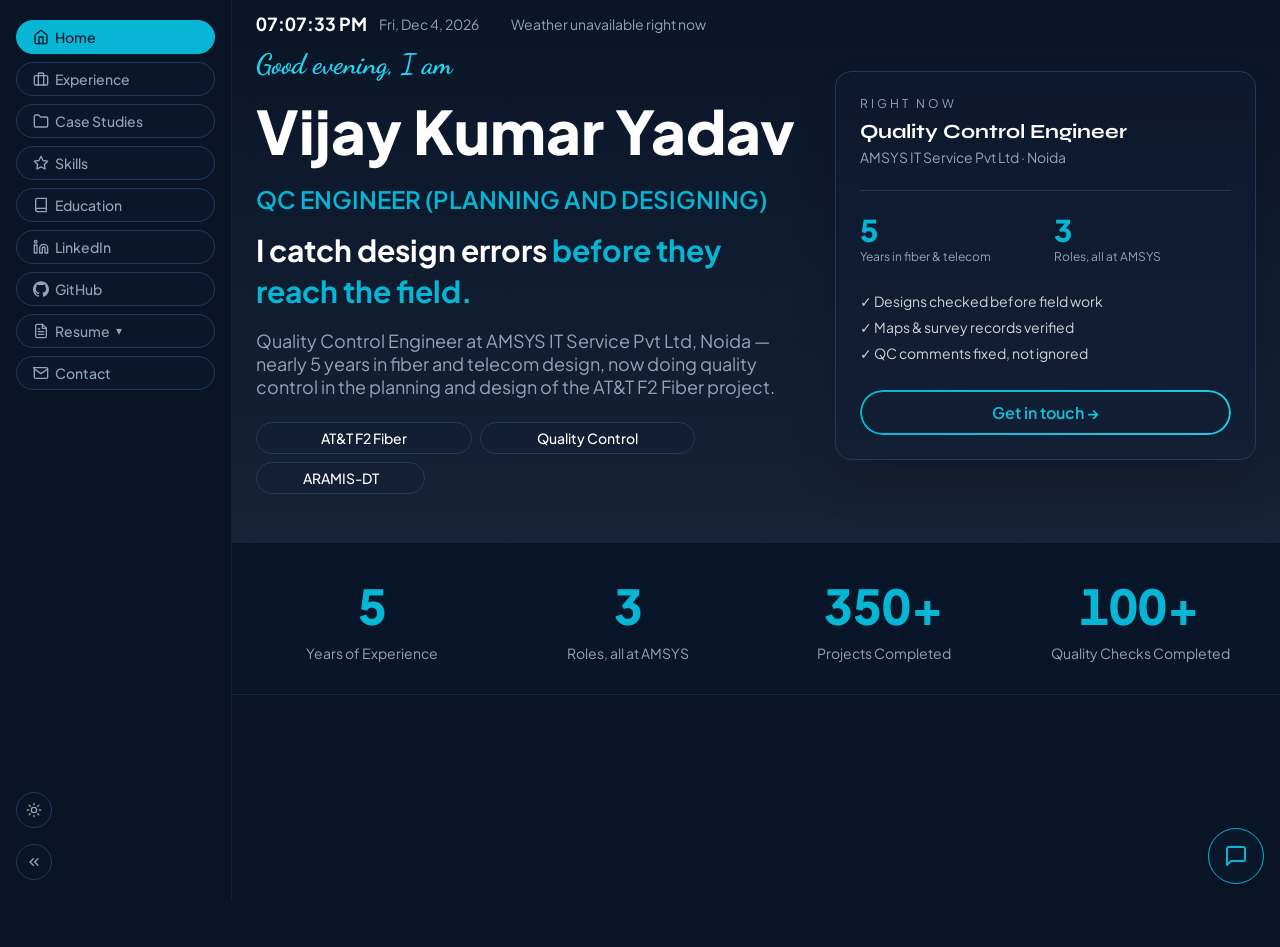
<file: index.html>
<!DOCTYPE html>
<html lang="en" data-theme="light">
<head>
  <meta charset="utf-8">
  <meta name="viewport" content="width=device-width, initial-scale=1">
  <title>Vijay Kumar Yadav — Quality Control Engineer</title>
  <meta name="description" content="Vijay Kumar Yadav is a Quality Control Engineer at AMSYS IT Service Pvt Ltd, Noida, working on planning and design of the AT&T F2 Fiber project.">
  <meta name="author" content="Vijay Kumar Yadav">
  <meta property="og:title" content="Vijay Kumar Yadav — Quality Control Engineer">
  <meta property="og:description" content="Nearly 5 years in fiber and telecom design. Now quality control in planning and design at AMSYS IT Service Pvt Ltd, Noida.">
  <meta property="og:type" content="website">
  <meta name="twitter:card" content="summary_large_image">
  <link rel="icon" type="image/png" href="favicon.png">
  <link rel="preconnect" href="https://fonts.googleapis.com">
  <link rel="preconnect" href="https://fonts.gstatic.com" crossorigin>
  <link rel="stylesheet" href="https://fonts.googleapis.com/css2?family=Syne:wght@600;800&family=Plus+Jakarta+Sans:wght@400;500;600&family=Dancing+Script:wght@600;700&display=swap">
  <link rel="stylesheet" href="styles.css?v=15">
  <script>
    /* Apply the saved theme before first paint (no flash). Light is default. */
    try { var t = localStorage.getItem('vijay267-theme'); if (t === 'dark' || t === 'light') { document.documentElement.setAttribute('data-theme', t); } else { var h = new Date().getHours(); document.documentElement.setAttribute('data-theme', (h >= 18 || h < 5) ? 'dark' : 'light'); } var w = localStorage.getItem('vijay267-weather'); if (w) document.documentElement.setAttribute('data-weather', w); }
    catch (e) { document.documentElement.setAttribute('data-theme', 'light'); }
  </script>
</head>
<body>
  <canvas id="bg-canvas" aria-hidden="true"></canvas>
  <div id="scroll-progress" aria-hidden="true"><div></div></div>

  <div class="mobile-topbar">
    <button type="button" id="menu-toggle" class="menu-toggle" aria-label="Open menu" title="Menu"><svg viewBox="0 0 24 24" fill="none" stroke="currentColor" stroke-width="2" stroke-linecap="round" aria-hidden="true"><line x1="3" y1="6" x2="21" y2="6"/><line x1="3" y1="12" x2="21" y2="12"/><line x1="3" y1="18" x2="21" y2="18"/></svg></button>
    <span class="mobile-brand">Vijay Yadav</span>
  </div>
  <div class="sidebar-backdrop" id="sidebar-backdrop" aria-hidden="true"></div>


  <header class="site-header">
    <div class="container site-header-inner">
      <div class="header-actions">
        <nav class="page-nav" aria-label="Pages">
          <a href="index.html" class="pill active"><svg class="nav-icon" viewBox="0 0 24 24" fill="none" stroke="currentColor" stroke-width="2" stroke-linecap="round" stroke-linejoin="round" aria-hidden="true"><path d="M3 9l9-7 9 7v11a2 2 0 0 1-2 2H5a2 2 0 0 1-2-2z"/><polyline points="9 22 9 12 15 12 15 22"/></svg><span class="nav-label">Home</span></a>
          <a href="experience.html" class="pill"><svg class="nav-icon" viewBox="0 0 24 24" fill="none" stroke="currentColor" stroke-width="2" stroke-linecap="round" stroke-linejoin="round" aria-hidden="true"><rect x="2" y="7" width="20" height="14" rx="2" ry="2"/><path d="M16 21V5a2 2 0 0 0-2-2h-4a2 2 0 0 0-2 2v16"/></svg><span class="nav-label">Experience</span></a>
          <a href="case-studies.html" class="pill"><svg class="nav-icon" viewBox="0 0 24 24" fill="none" stroke="currentColor" stroke-width="2" stroke-linecap="round" stroke-linejoin="round" aria-hidden="true"><path d="M22 19a2 2 0 0 1-2 2H4a2 2 0 0 1-2-2V5a2 2 0 0 1 2-2h5l2 3h9a2 2 0 0 1 2 2z"/></svg><span class="nav-label">Case Studies</span></a>
          <a href="skills.html" class="pill"><svg class="nav-icon" viewBox="0 0 24 24" fill="none" stroke="currentColor" stroke-width="2" stroke-linecap="round" stroke-linejoin="round" aria-hidden="true"><polygon points="12 2 15.09 8.26 22 9.27 17 14.14 18.18 21.02 12 17.77 5.82 21.02 7 14.14 2 9.27 8.91 8.26 12 2"/></svg><span class="nav-label">Skills</span></a>
          <a href="education.html" class="pill"><svg class="nav-icon" viewBox="0 0 24 24" fill="none" stroke="currentColor" stroke-width="2" stroke-linecap="round" stroke-linejoin="round" aria-hidden="true"><path d="M4 19.5A2.5 2.5 0 0 1 6.5 17H20"/><path d="M6.5 2H20v20H6.5A2.5 2.5 0 0 1 4 19.5v-15A2.5 2.5 0 0 1 6.5 2z"/></svg><span class="nav-label">Education</span></a>
          <a href="https://www.linkedin.com/in/vijaykryadav" target="_blank" rel="noreferrer" class="pill"><svg class="nav-icon" viewBox="0 0 24 24" fill="none" stroke="currentColor" stroke-width="2" stroke-linecap="round" stroke-linejoin="round" aria-hidden="true"><path d="M16 8a6 6 0 0 1 6 6v7h-4v-7a2 2 0 0 0-2-2 2 2 0 0 0-2 2v7h-4v-7a6 6 0 0 1 6-6z"/><rect x="2" y="9" width="4" height="12"/><circle cx="4" cy="4" r="2"/></svg><span class="nav-label">LinkedIn</span></a>
          <a href="https://github.com/yadavvijay267" target="_blank" rel="noreferrer" class="pill"><svg class="nav-icon" viewBox="0 0 24 24" fill="currentColor" aria-hidden="true"><path d="M12 .297c-6.63 0-12 5.373-12 12 0 5.303 3.438 9.8 8.205 11.385.6.113.82-.258.82-.577 0-.285-.01-1.04-.015-2.04-3.338.724-4.042-1.61-4.042-1.61C4.422 18.07 3.633 17.7 3.633 17.7c-1.087-.744.084-.729.084-.729 1.205.084 1.838 1.236 1.838 1.236 1.07 1.835 2.809 1.305 3.495.998.108-.776.417-1.305.76-1.605-2.665-.3-5.466-1.332-5.466-5.93 0-1.31.465-2.38 1.235-3.22-.135-.303-.54-1.523.105-3.176 0 0 1.005-.322 3.3 1.23.96-.267 1.98-.399 3-.405 1.02.006 2.04.138 3 .405 2.28-1.552 3.285-1.23 3.285-1.23.645 1.653.24 2.873.12 3.176.765.84 1.23 1.91 1.23 3.22 0 4.61-2.805 5.625-5.475 5.92.42.36.81 1.096.81 2.22 0 1.606-.015 2.896-.015 3.286 0 .315.21.69.825.57C20.565 22.092 24 17.592 24 12.297c0-6.627-5.373-12-12-12"/></svg><span class="nav-label">GitHub</span></a>

          <div class="resume-menu">
            <button type="button" class="pill" aria-haspopup="true" aria-expanded="false"><svg class="nav-icon" viewBox="0 0 24 24" fill="none" stroke="currentColor" stroke-width="2" stroke-linecap="round" stroke-linejoin="round" aria-hidden="true"><path d="M14 2H6a2 2 0 0 0-2 2v16a2 2 0 0 0 2 2h12a2 2 0 0 0 2-2V8z"/><polyline points="14 2 14 8 20 8"/><line x1="16" y1="13" x2="8" y2="13"/><line x1="16" y1="17" x2="8" y2="17"/><polyline points="10 9 9 9 8 9"/></svg><span class="nav-label">Resume</span> <span class="chev">&#9662;</span></button>
            <div class="menu"><div class="menu-inner">
              <a href="downloads/vijay-kumar-yadav-resume.pdf" download="Vijay-Kumar-Yadav-Resume.pdf">PDF</a>
              <a href="downloads/vijay-kumar-yadav-resume.docx" download="Vijay-Kumar-Yadav-Resume.docx">Word</a>
            </div></div>
          </div>
          <a href="contact.html" class="pill"><svg class="nav-icon" viewBox="0 0 24 24" fill="none" stroke="currentColor" stroke-width="2" stroke-linecap="round" stroke-linejoin="round" aria-hidden="true"><path d="M4 4h16c1.1 0 2 .9 2 2v12c0 1.1-.9 2-2 2H4c-1.1 0-2-.9-2-2V6c0-1.1.9-2-2-2z"/><polyline points="22,6 12,13 2,6"/></svg><span class="nav-label">Contact</span></a>
        </nav>
        <button type="button" id="theme-toggle" class="theme-toggle" aria-label="Switch to dark mode" title="Dark mode"></button>
        <button type="button" id="app-update-btn" class="app-update-btn" aria-label="Check for app update" title="Check for app update" hidden><svg viewBox="0 0 24 24" fill="none" stroke="currentColor" stroke-width="2" stroke-linecap="round" stroke-linejoin="round" aria-hidden="true"><path d="M21 15v4a2 2 0 0 1-2 2H5a2 2 0 0 1-2-2v-4"/><polyline points="7 10 12 15 17 10"/><line x1="12" y1="15" x2="12" y2="3"/></svg></button>
        <button type="button" id="sidebar-toggle" class="sidebar-toggle" aria-label="Minimise sidebar" title="Minimise sidebar"></button>
      </div>
    </div>
  </header>

  <div id="live-status">
    <div class="container live-status-inner">
      <div class="live-clock">
        <p class="time" id="live-clock">--:--:--</p>
        <p class="date" id="live-date">Loading date…</p>
      </div>
      <div class="live-weather" id="live-weather"><span class="muted">Loading weather…</span></div>
    </div>
  </div>

  <main>
    <section class="hero bg-hero" id="hero">
      <div class="sky" id="sky" aria-hidden="true"></div>
      <div class="container hero-inner">
        <div class="hero-grid">
          <div>
            <p class="eyebrow" id="hero-greeting">Hi, I am</p>
            <h1>Vijay Kumar Yadav</h1>
            <p class="designation">QC ENGINEER (PLANNING AND DESIGNING)</p>
            <p class="headline">I catch design errors <span class="hl">before they reach the field.</span></p>
            <p class="intro">Quality Control Engineer at AMSYS IT Service Pvt Ltd, Noida — nearly 5 years in fiber and telecom design, now doing quality control in the planning and design of the AT&amp;T F2 Fiber project.</p>
            <div class="chips">
              <span class="flip-chip"><span class="flip-inner">
                <span class="flip-face">AT&amp;T F2 Fiber</span>
                <span class="flip-face flip-back">FTTH network planning &amp; design</span>
              </span></span>
              <span class="flip-chip"><span class="flip-inner">
                <span class="flip-face">Quality Control</span>
                <span class="flip-face flip-back">Catching design errors pre-field</span>
              </span></span>
              <span class="flip-chip"><span class="flip-inner">
                <span class="flip-face">ARAMIS-DT</span>
                <span class="flip-face flip-back">Engineering design tool</span>
              </span></span>
            </div>
          </div>
          <aside class="right-now">
            <p class="label">Right now</p>
            <h2>Quality Control Engineer</h2>
            <p class="company">AMSYS IT Service Pvt Ltd · Noida</p>
            <div class="mini-stats">
              <div><p class="num">5</p><p class="cap">Years in fiber &amp; telecom</p></div>
              <div><p class="num">3</p><p class="cap">Roles, all at AMSYS</p></div>
            </div>
            <ul>
              <li>✓ Designs checked before field work</li>
              <li>✓ Maps &amp; survey records verified</li>
              <li>✓ QC comments fixed, not ignored</li>
            </ul>
            <a href="contact.html" class="cta hover-lift ghost-gradient">Get in touch →</a>
          </aside>
        </div>
      </div>
    </section>

    <section class="stats-band" aria-label="Key statistics">
      <div class="container stats-grid">
        <div class="stat"><p class="num"><span data-count="5">0</span></p><p class="cap">Years of Experience</p></div>
        <div class="stat"><p class="num"><span data-count="3">0</span></p><p class="cap">Roles, all at AMSYS</p></div>
        <div class="stat"><p class="num"><span data-count="350" data-suffix="+">0</span></p><p class="cap">Projects Completed</p></div>
        <div class="stat"><p class="num"><span data-count="100" data-suffix="+">0</span></p><p class="cap">Quality Checks Completed</p></div>
      </div>
    </section>
  </main>

  <div class="chat-root" id="chat-widget">
    <div class="chat-panel" id="chat-panel" role="dialog" aria-label="Chat with Vijay's personal AI" hidden>
      <div class="chat-head">
        <div><p class="t">Chat with Vijay</p><p class="s">Vijay's personal AI — ask me anything</p></div>
        <button type="button" id="chat-close" class="chat-close" aria-label="Close chat">×</button>
      </div>
      <div class="chat-log" id="chat-log">
        <div class="chat-msg bot"><p>Hi! I'm Vijay's personal AI. Ask me anything!</p></div>
      </div>
      <form class="chat-form" id="chat-form">
        <input type="text" id="chat-input" placeholder="Type your message…" aria-label="Type your message">
        <button type="submit">Send</button>
      </form>
    </div>
    <button type="button" id="chat-fab" class="chat-fab" aria-label="Open chat">
      <svg viewBox="0 0 24 24" fill="none" stroke="currentColor" stroke-width="2" stroke-linecap="round" stroke-linejoin="round" aria-hidden="true"><path d="M21 15a2 2 0 0 1-2 2H7l-4 4V5a2 2 0 0 1 2-2h14a2 2 0 0 1 2 2z" /></svg>
    </button>
  </div>

  <script src="app.js?v=23"></script>
</body>
</html>
</file>
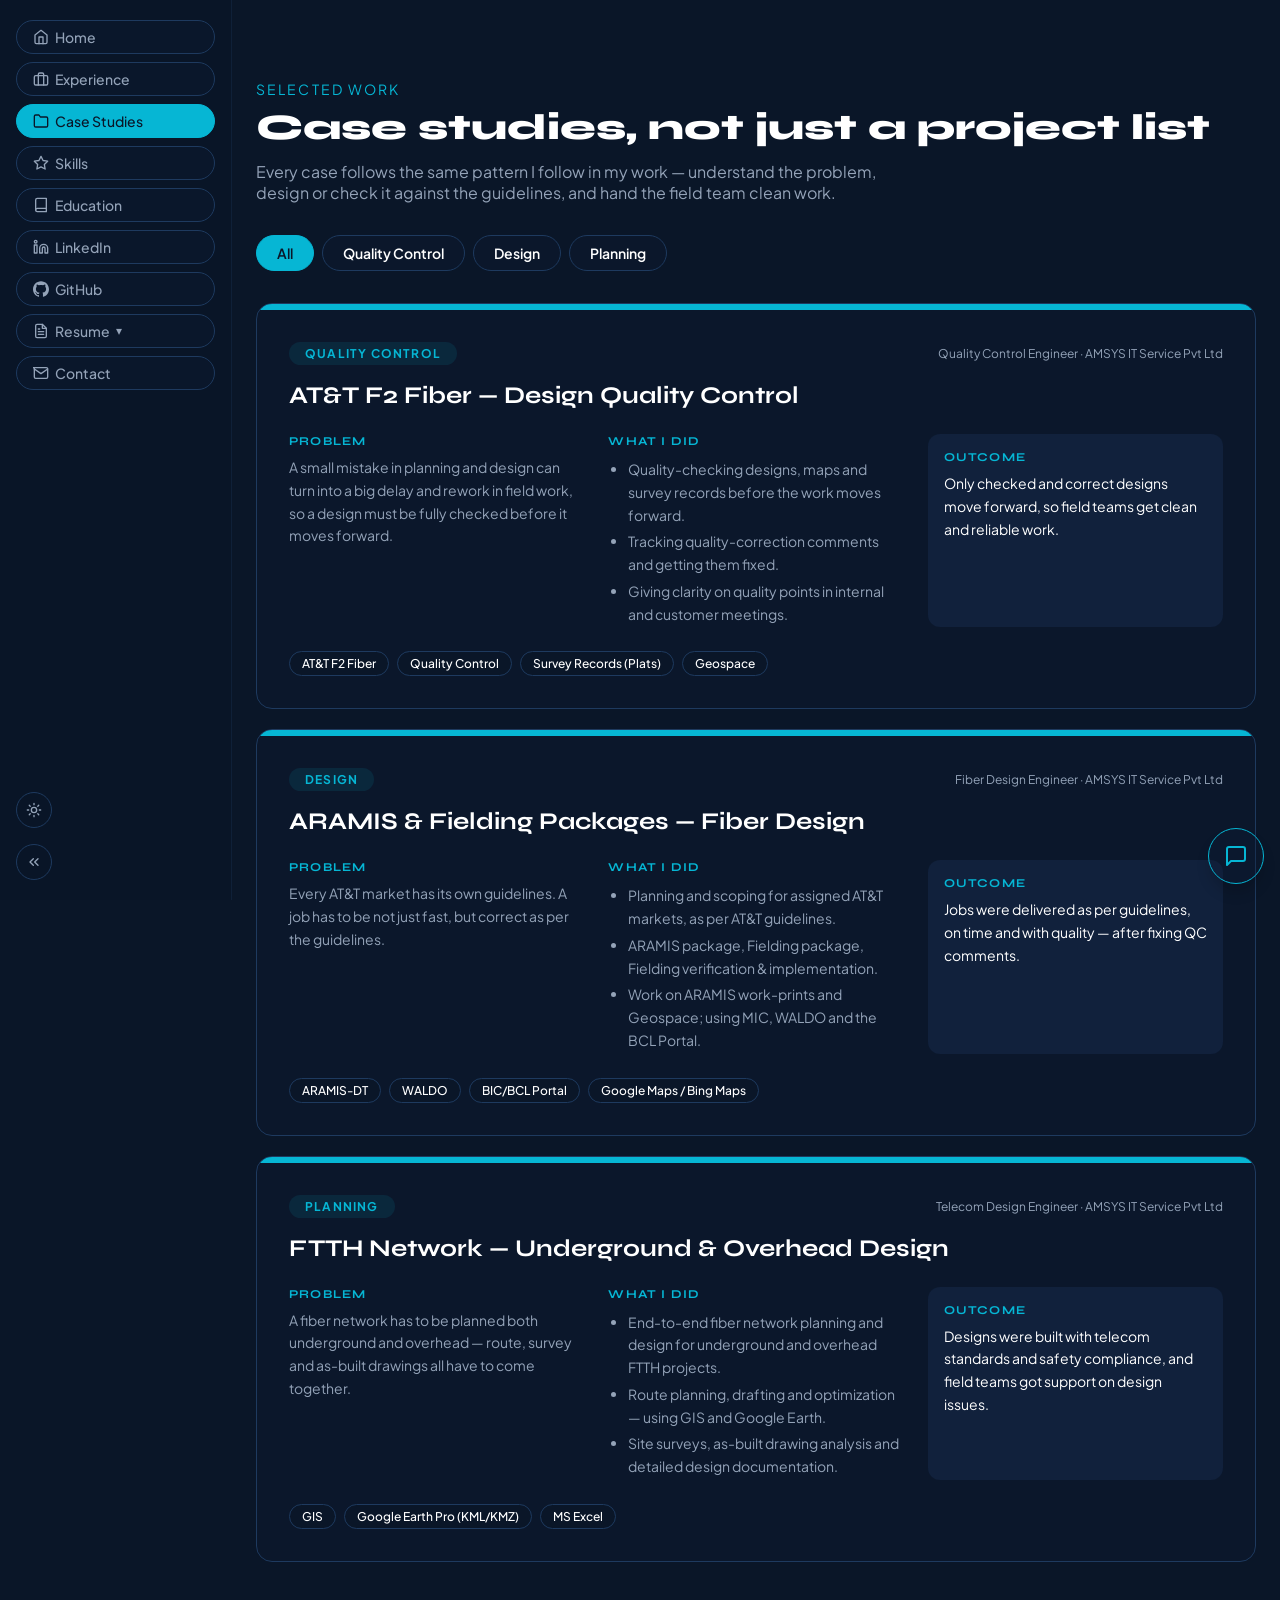
<file: case-studies.html>
<!DOCTYPE html>
<html lang="en" data-theme="light">
<head>
  <meta charset="utf-8">
  <meta name="viewport" content="width=device-width, initial-scale=1">
  <title>Case Studies — Vijay Kumar Yadav</title>
  <meta name="description" content="Vijay Kumar Yadav is a Quality Control Engineer at AMSYS IT Service Pvt Ltd, Noida, working on planning and design of the AT&T F2 Fiber project.">
  <meta name="author" content="Vijay Kumar Yadav">
  <link rel="icon" type="image/png" href="favicon.png">
  <link rel="preconnect" href="https://fonts.googleapis.com">
  <link rel="preconnect" href="https://fonts.gstatic.com" crossorigin>
  <link rel="stylesheet" href="https://fonts.googleapis.com/css2?family=Syne:wght@600;800&family=Plus+Jakarta+Sans:wght@400;500;600&display=swap">
  <link rel="stylesheet" href="styles.css?v=15">
  <script>
    /* Apply the saved theme before first paint (no flash). Light is default. */
    try { var t = localStorage.getItem('vijay267-theme'); if (t === 'dark' || t === 'light') { document.documentElement.setAttribute('data-theme', t); } else { var h = new Date().getHours(); document.documentElement.setAttribute('data-theme', (h >= 18 || h < 5) ? 'dark' : 'light'); } var w = localStorage.getItem('vijay267-weather'); if (w) document.documentElement.setAttribute('data-weather', w); }
    catch (e) { document.documentElement.setAttribute('data-theme', 'light'); }
  </script>
</head>
<body>
  <canvas id="bg-canvas" aria-hidden="true"></canvas>
  <div id="scroll-progress" aria-hidden="true"><div></div></div>

  <div class="mobile-topbar">
    <button type="button" id="menu-toggle" class="menu-toggle" aria-label="Open menu" title="Menu"><svg viewBox="0 0 24 24" fill="none" stroke="currentColor" stroke-width="2" stroke-linecap="round" aria-hidden="true"><line x1="3" y1="6" x2="21" y2="6"/><line x1="3" y1="12" x2="21" y2="12"/><line x1="3" y1="18" x2="21" y2="18"/></svg></button>
    <span class="mobile-brand">Vijay Yadav</span>
  </div>
  <div class="sidebar-backdrop" id="sidebar-backdrop" aria-hidden="true"></div>


  <header class="site-header">
    <div class="container site-header-inner">
      <div class="header-actions">
        <nav class="page-nav" aria-label="Pages">
          <a href="index.html" class="pill"><svg class="nav-icon" viewBox="0 0 24 24" fill="none" stroke="currentColor" stroke-width="2" stroke-linecap="round" stroke-linejoin="round" aria-hidden="true"><path d="M3 9l9-7 9 7v11a2 2 0 0 1-2 2H5a2 2 0 0 1-2-2z"/><polyline points="9 22 9 12 15 12 15 22"/></svg><span class="nav-label">Home</span></a>
          <a href="experience.html" class="pill"><svg class="nav-icon" viewBox="0 0 24 24" fill="none" stroke="currentColor" stroke-width="2" stroke-linecap="round" stroke-linejoin="round" aria-hidden="true"><rect x="2" y="7" width="20" height="14" rx="2" ry="2"/><path d="M16 21V5a2 2 0 0 0-2-2h-4a2 2 0 0 0-2 2v16"/></svg><span class="nav-label">Experience</span></a>
          <a href="case-studies.html" class="pill active"><svg class="nav-icon" viewBox="0 0 24 24" fill="none" stroke="currentColor" stroke-width="2" stroke-linecap="round" stroke-linejoin="round" aria-hidden="true"><path d="M22 19a2 2 0 0 1-2 2H4a2 2 0 0 1-2-2V5a2 2 0 0 1 2-2h5l2 3h9a2 2 0 0 1 2 2z"/></svg><span class="nav-label">Case Studies</span></a>
          <a href="skills.html" class="pill"><svg class="nav-icon" viewBox="0 0 24 24" fill="none" stroke="currentColor" stroke-width="2" stroke-linecap="round" stroke-linejoin="round" aria-hidden="true"><polygon points="12 2 15.09 8.26 22 9.27 17 14.14 18.18 21.02 12 17.77 5.82 21.02 7 14.14 2 9.27 8.91 8.26 12 2"/></svg><span class="nav-label">Skills</span></a>
          <a href="education.html" class="pill"><svg class="nav-icon" viewBox="0 0 24 24" fill="none" stroke="currentColor" stroke-width="2" stroke-linecap="round" stroke-linejoin="round" aria-hidden="true"><path d="M4 19.5A2.5 2.5 0 0 1 6.5 17H20"/><path d="M6.5 2H20v20H6.5A2.5 2.5 0 0 1 4 19.5v-15A2.5 2.5 0 0 1 6.5 2z"/></svg><span class="nav-label">Education</span></a>
          <a href="https://www.linkedin.com/in/vijaykryadav" target="_blank" rel="noreferrer" class="pill"><svg class="nav-icon" viewBox="0 0 24 24" fill="none" stroke="currentColor" stroke-width="2" stroke-linecap="round" stroke-linejoin="round" aria-hidden="true"><path d="M16 8a6 6 0 0 1 6 6v7h-4v-7a2 2 0 0 0-2-2 2 2 0 0 0-2 2v7h-4v-7a6 6 0 0 1 6-6z"/><rect x="2" y="9" width="4" height="12"/><circle cx="4" cy="4" r="2"/></svg><span class="nav-label">LinkedIn</span></a>
          <a href="https://github.com/yadavvijay267" target="_blank" rel="noreferrer" class="pill"><svg class="nav-icon" viewBox="0 0 24 24" fill="currentColor" aria-hidden="true"><path d="M12 .297c-6.63 0-12 5.373-12 12 0 5.303 3.438 9.8 8.205 11.385.6.113.82-.258.82-.577 0-.285-.01-1.04-.015-2.04-3.338.724-4.042-1.61-4.042-1.61C4.422 18.07 3.633 17.7 3.633 17.7c-1.087-.744.084-.729.084-.729 1.205.084 1.838 1.236 1.838 1.236 1.07 1.835 2.809 1.305 3.495.998.108-.776.417-1.305.76-1.605-2.665-.3-5.466-1.332-5.466-5.93 0-1.31.465-2.38 1.235-3.22-.135-.303-.54-1.523.105-3.176 0 0 1.005-.322 3.3 1.23.96-.267 1.98-.399 3-.405 1.02.006 2.04.138 3 .405 2.28-1.552 3.285-1.23 3.285-1.23.645 1.653.24 2.873.12 3.176.765.84 1.23 1.91 1.23 3.22 0 4.61-2.805 5.625-5.475 5.92.42.36.81 1.096.81 2.22 0 1.606-.015 2.896-.015 3.286 0 .315.21.69.825.57C20.565 22.092 24 17.592 24 12.297c0-6.627-5.373-12-12-12"/></svg><span class="nav-label">GitHub</span></a>

          <div class="resume-menu">
            <button type="button" class="pill" aria-haspopup="true" aria-expanded="false"><svg class="nav-icon" viewBox="0 0 24 24" fill="none" stroke="currentColor" stroke-width="2" stroke-linecap="round" stroke-linejoin="round" aria-hidden="true"><path d="M14 2H6a2 2 0 0 0-2 2v16a2 2 0 0 0 2 2h12a2 2 0 0 0 2-2V8z"/><polyline points="14 2 14 8 20 8"/><line x1="16" y1="13" x2="8" y2="13"/><line x1="16" y1="17" x2="8" y2="17"/><polyline points="10 9 9 9 8 9"/></svg><span class="nav-label">Resume</span> <span class="chev">&#9662;</span></button>
            <div class="menu"><div class="menu-inner">
              <a href="downloads/vijay-kumar-yadav-resume.pdf" download="Vijay-Kumar-Yadav-Resume.pdf">PDF</a>
              <a href="downloads/vijay-kumar-yadav-resume.docx" download="Vijay-Kumar-Yadav-Resume.docx">Word</a>
            </div></div>
          </div>
          <a href="contact.html" class="pill"><svg class="nav-icon" viewBox="0 0 24 24" fill="none" stroke="currentColor" stroke-width="2" stroke-linecap="round" stroke-linejoin="round" aria-hidden="true"><path d="M4 4h16c1.1 0 2 .9 2 2v12c0 1.1-.9 2-2 2H4c-1.1 0-2-.9-2-2V6c0-1.1.9-2-2-2z"/><polyline points="22,6 12,13 2,6"/></svg><span class="nav-label">Contact</span></a>
        </nav>
        <button type="button" id="theme-toggle" class="theme-toggle" aria-label="Switch to dark mode" title="Dark mode"></button>
        <button type="button" id="app-update-btn" class="app-update-btn" aria-label="Check for app update" title="Check for app update" hidden><svg viewBox="0 0 24 24" fill="none" stroke="currentColor" stroke-width="2" stroke-linecap="round" stroke-linejoin="round" aria-hidden="true"><path d="M21 15v4a2 2 0 0 1-2 2H5a2 2 0 0 1-2-2v-4"/><polyline points="7 10 12 15 17 10"/><line x1="12" y1="15" x2="12" y2="3"/></svg></button>
        <button type="button" id="sidebar-toggle" class="sidebar-toggle" aria-label="Minimise sidebar" title="Minimise sidebar"></button>
      </div>
    </div>
  </header>

  <main>
    <section class="container page-section">
      <p class="section-kicker">Selected work</p>
      <h2 class="page-title" style="margin-top:0.5rem">Case studies, not just a project list</h2>
      <p class="section-lead">Every case follows the same pattern I follow in my work — understand the problem, design or check it against the guidelines, and hand the field team clean work.</p>

      <div class="filter-row">
        <button type="button" class="filter-btn active" data-filter="All">All</button>
        <button type="button" class="filter-btn" data-filter="Quality Control">Quality Control</button>
        <button type="button" class="filter-btn" data-filter="Design">Design</button>
        <button type="button" class="filter-btn" data-filter="Planning">Planning</button>
      </div>

      <div class="case-list">
        <article class="case-card hover-lift" data-tag="Quality Control">
          <div class="bar"></div>
          <div class="body">
            <div class="case-top">
              <span class="case-tag">Quality Control</span>
              <span class="case-role">Quality Control Engineer · AMSYS IT Service Pvt Ltd</span>
            </div>
            <h3>AT&amp;T F2 Fiber — Design Quality Control</h3>
            <div class="case-cols">
              <div>
                <h4>Problem</h4>
                <p>A small mistake in planning and design can turn into a big delay and rework in field work, so a design must be fully checked before it moves forward.</p>
              </div>
              <div>
                <h4>What I did</h4>
                <ul>
                  <li>Quality-checking designs, maps and survey records before the work moves forward.</li>
                  <li>Tracking quality-correction comments and getting them fixed.</li>
                  <li>Giving clarity on quality points in internal and customer meetings.</li>
                </ul>
              </div>
              <div class="case-outcome">
                <h4>Outcome</h4>
                <p>Only checked and correct designs move forward, so field teams get clean and reliable work.</p>
              </div>
            </div>
            <div class="case-tools">
              <span>AT&amp;T F2 Fiber</span><span>Quality Control</span><span>Survey Records (Plats)</span><span>Geospace</span>
            </div>
          </div>
        </article>

        <article class="case-card hover-lift" data-tag="Design">
          <div class="bar"></div>
          <div class="body">
            <div class="case-top">
              <span class="case-tag">Design</span>
              <span class="case-role">Fiber Design Engineer · AMSYS IT Service Pvt Ltd</span>
            </div>
            <h3>ARAMIS &amp; Fielding Packages — Fiber Design</h3>
            <div class="case-cols">
              <div>
                <h4>Problem</h4>
                <p>Every AT&amp;T market has its own guidelines. A job has to be not just fast, but correct as per the guidelines.</p>
              </div>
              <div>
                <h4>What I did</h4>
                <ul>
                  <li>Planning and scoping for assigned AT&amp;T markets, as per AT&amp;T guidelines.</li>
                  <li>ARAMIS package, Fielding package, Fielding verification &amp; implementation.</li>
                  <li>Work on ARAMIS work-prints and Geospace; using MIC, WALDO and the BCL Portal.</li>
                </ul>
              </div>
              <div class="case-outcome">
                <h4>Outcome</h4>
                <p>Jobs were delivered as per guidelines, on time and with quality — after fixing QC comments.</p>
              </div>
            </div>
            <div class="case-tools">
              <span>ARAMIS-DT</span><span>WALDO</span><span>BIC/BCL Portal</span><span>Google Maps / Bing Maps</span>
            </div>
          </div>
        </article>

        <article class="case-card hover-lift" data-tag="Planning">
          <div class="bar"></div>
          <div class="body">
            <div class="case-top">
              <span class="case-tag">Planning</span>
              <span class="case-role">Telecom Design Engineer · AMSYS IT Service Pvt Ltd</span>
            </div>
            <h3>FTTH Network — Underground &amp; Overhead Design</h3>
            <div class="case-cols">
              <div>
                <h4>Problem</h4>
                <p>A fiber network has to be planned both underground and overhead — route, survey and as-built drawings all have to come together.</p>
              </div>
              <div>
                <h4>What I did</h4>
                <ul>
                  <li>End-to-end fiber network planning and design for underground and overhead FTTH projects.</li>
                  <li>Route planning, drafting and optimization — using GIS and Google Earth.</li>
                  <li>Site surveys, as-built drawing analysis and detailed design documentation.</li>
                </ul>
              </div>
              <div class="case-outcome">
                <h4>Outcome</h4>
                <p>Designs were built with telecom standards and safety compliance, and field teams got support on design issues.</p>
              </div>
            </div>
            <div class="case-tools">
              <span>GIS</span><span>Google Earth Pro (KML/KMZ)</span><span>MS Excel</span>
            </div>
          </div>
        </article>
      </div>
    </section>
  </main>

  <div class="chat-root" id="chat-widget">
    <div class="chat-panel" id="chat-panel" role="dialog" aria-label="Chat with Vijay's personal AI" hidden>
      <div class="chat-head">
        <div><p class="t">Chat with Vijay</p><p class="s">Vijay's personal AI — ask me anything</p></div>
        <button type="button" id="chat-close" class="chat-close" aria-label="Close chat">×</button>
      </div>
      <div class="chat-log" id="chat-log">
        <div class="chat-msg bot"><p>Hi! I'm Vijay's personal AI. Ask me anything!</p></div>
      </div>
      <form class="chat-form" id="chat-form">
        <input type="text" id="chat-input" placeholder="Type your message…" aria-label="Type your message">
        <button type="submit">Send</button>
      </form>
    </div>
    <button type="button" id="chat-fab" class="chat-fab" aria-label="Open chat">
      <svg viewBox="0 0 24 24" fill="none" stroke="currentColor" stroke-width="2" stroke-linecap="round" stroke-linejoin="round" aria-hidden="true"><path d="M21 15a2 2 0 0 1-2 2H7l-4 4V5a2 2 0 0 1 2-2h14a2 2 0 0 1 2 2z" /></svg>
    </button>
  </div>

  <script src="app.js?v=23"></script>
</body>
</html>
</file>
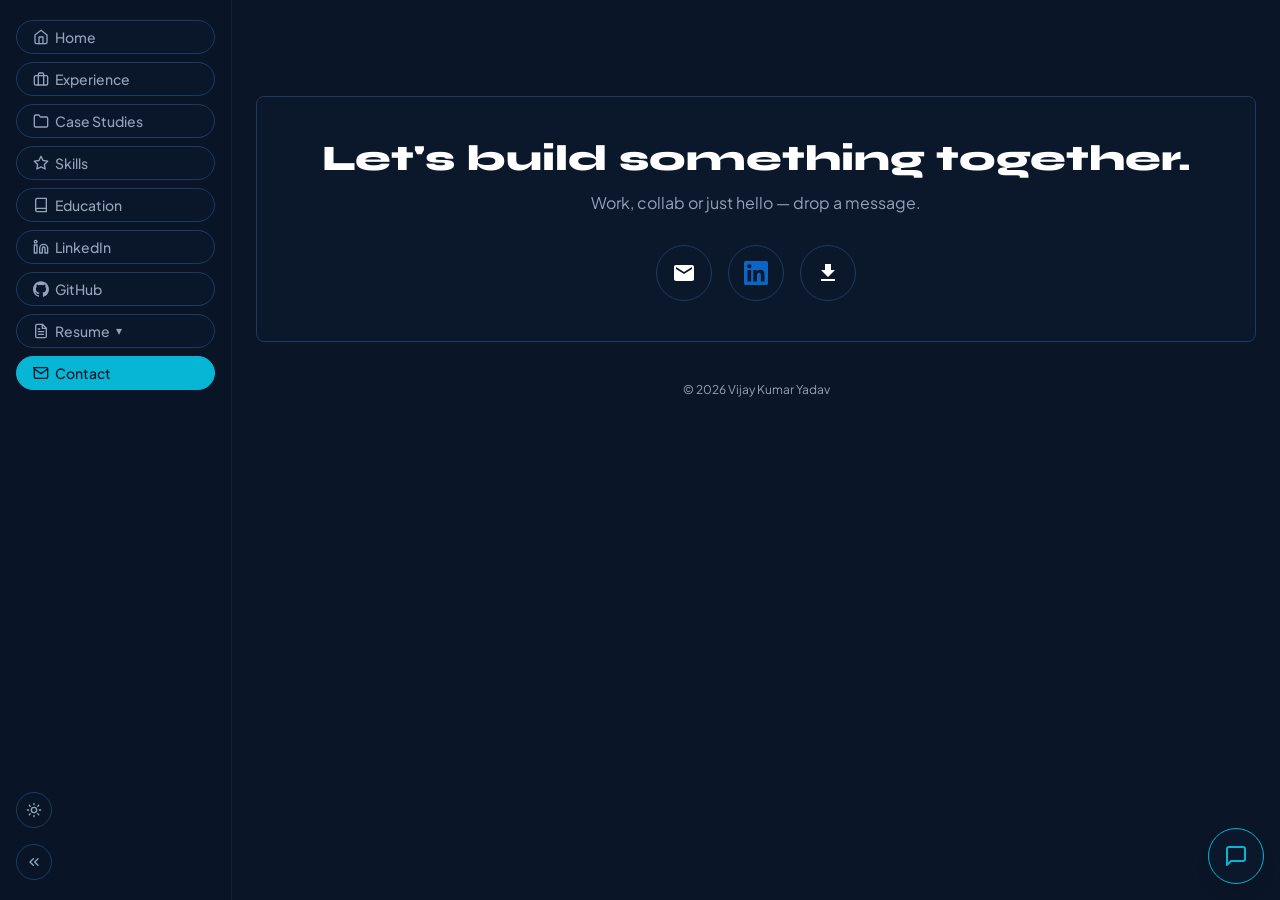
<file: contact.html>
<!DOCTYPE html>
<html lang="en" data-theme="light">
<head>
  <meta charset="utf-8">
  <meta name="viewport" content="width=device-width, initial-scale=1">
  <title>Contact — Vijay Kumar Yadav</title>
  <meta name="description" content="Vijay Kumar Yadav is a Quality Control Engineer at AMSYS IT Service Pvt Ltd, Noida, working on planning and design of the AT&T F2 Fiber project.">
  <meta name="author" content="Vijay Kumar Yadav">
  <link rel="icon" type="image/png" href="favicon.png">
  <link rel="preconnect" href="https://fonts.googleapis.com">
  <link rel="preconnect" href="https://fonts.gstatic.com" crossorigin>
  <link rel="stylesheet" href="https://fonts.googleapis.com/css2?family=Syne:wght@600;800&family=Plus+Jakarta+Sans:wght@400;500;600&display=swap">
  <link rel="stylesheet" href="styles.css?v=15">
  <script>
    /* Apply the saved theme before first paint (no flash). Light is default. */
    try { var t = localStorage.getItem('vijay267-theme'); if (t === 'dark' || t === 'light') { document.documentElement.setAttribute('data-theme', t); } else { var h = new Date().getHours(); document.documentElement.setAttribute('data-theme', (h >= 18 || h < 5) ? 'dark' : 'light'); } var w = localStorage.getItem('vijay267-weather'); if (w) document.documentElement.setAttribute('data-weather', w); }
    catch (e) { document.documentElement.setAttribute('data-theme', 'light'); }
  </script>
</head>
<body>
  <canvas id="bg-canvas" aria-hidden="true"></canvas>
  <div id="scroll-progress" aria-hidden="true"><div></div></div>

  <div class="mobile-topbar">
    <button type="button" id="menu-toggle" class="menu-toggle" aria-label="Open menu" title="Menu"><svg viewBox="0 0 24 24" fill="none" stroke="currentColor" stroke-width="2" stroke-linecap="round" aria-hidden="true"><line x1="3" y1="6" x2="21" y2="6"/><line x1="3" y1="12" x2="21" y2="12"/><line x1="3" y1="18" x2="21" y2="18"/></svg></button>
    <span class="mobile-brand">Vijay Yadav</span>
  </div>
  <div class="sidebar-backdrop" id="sidebar-backdrop" aria-hidden="true"></div>


  <header class="site-header">
    <div class="container site-header-inner">
      <div class="header-actions">
        <nav class="page-nav" aria-label="Pages">
          <a href="index.html" class="pill"><svg class="nav-icon" viewBox="0 0 24 24" fill="none" stroke="currentColor" stroke-width="2" stroke-linecap="round" stroke-linejoin="round" aria-hidden="true"><path d="M3 9l9-7 9 7v11a2 2 0 0 1-2 2H5a2 2 0 0 1-2-2z"/><polyline points="9 22 9 12 15 12 15 22"/></svg><span class="nav-label">Home</span></a>
          <a href="experience.html" class="pill"><svg class="nav-icon" viewBox="0 0 24 24" fill="none" stroke="currentColor" stroke-width="2" stroke-linecap="round" stroke-linejoin="round" aria-hidden="true"><rect x="2" y="7" width="20" height="14" rx="2" ry="2"/><path d="M16 21V5a2 2 0 0 0-2-2h-4a2 2 0 0 0-2 2v16"/></svg><span class="nav-label">Experience</span></a>
          <a href="case-studies.html" class="pill"><svg class="nav-icon" viewBox="0 0 24 24" fill="none" stroke="currentColor" stroke-width="2" stroke-linecap="round" stroke-linejoin="round" aria-hidden="true"><path d="M22 19a2 2 0 0 1-2 2H4a2 2 0 0 1-2-2V5a2 2 0 0 1 2-2h5l2 3h9a2 2 0 0 1 2 2z"/></svg><span class="nav-label">Case Studies</span></a>
          <a href="skills.html" class="pill"><svg class="nav-icon" viewBox="0 0 24 24" fill="none" stroke="currentColor" stroke-width="2" stroke-linecap="round" stroke-linejoin="round" aria-hidden="true"><polygon points="12 2 15.09 8.26 22 9.27 17 14.14 18.18 21.02 12 17.77 5.82 21.02 7 14.14 2 9.27 8.91 8.26 12 2"/></svg><span class="nav-label">Skills</span></a>
          <a href="education.html" class="pill"><svg class="nav-icon" viewBox="0 0 24 24" fill="none" stroke="currentColor" stroke-width="2" stroke-linecap="round" stroke-linejoin="round" aria-hidden="true"><path d="M4 19.5A2.5 2.5 0 0 1 6.5 17H20"/><path d="M6.5 2H20v20H6.5A2.5 2.5 0 0 1 4 19.5v-15A2.5 2.5 0 0 1 6.5 2z"/></svg><span class="nav-label">Education</span></a>
          <a href="https://www.linkedin.com/in/vijaykryadav" target="_blank" rel="noreferrer" class="pill"><svg class="nav-icon" viewBox="0 0 24 24" fill="none" stroke="currentColor" stroke-width="2" stroke-linecap="round" stroke-linejoin="round" aria-hidden="true"><path d="M16 8a6 6 0 0 1 6 6v7h-4v-7a2 2 0 0 0-2-2 2 2 0 0 0-2 2v7h-4v-7a6 6 0 0 1 6-6z"/><rect x="2" y="9" width="4" height="12"/><circle cx="4" cy="4" r="2"/></svg><span class="nav-label">LinkedIn</span></a>
          <a href="https://github.com/yadavvijay267" target="_blank" rel="noreferrer" class="pill"><svg class="nav-icon" viewBox="0 0 24 24" fill="currentColor" aria-hidden="true"><path d="M12 .297c-6.63 0-12 5.373-12 12 0 5.303 3.438 9.8 8.205 11.385.6.113.82-.258.82-.577 0-.285-.01-1.04-.015-2.04-3.338.724-4.042-1.61-4.042-1.61C4.422 18.07 3.633 17.7 3.633 17.7c-1.087-.744.084-.729.084-.729 1.205.084 1.838 1.236 1.838 1.236 1.07 1.835 2.809 1.305 3.495.998.108-.776.417-1.305.76-1.605-2.665-.3-5.466-1.332-5.466-5.93 0-1.31.465-2.38 1.235-3.22-.135-.303-.54-1.523.105-3.176 0 0 1.005-.322 3.3 1.23.96-.267 1.98-.399 3-.405 1.02.006 2.04.138 3 .405 2.28-1.552 3.285-1.23 3.285-1.23.645 1.653.24 2.873.12 3.176.765.84 1.23 1.91 1.23 3.22 0 4.61-2.805 5.625-5.475 5.92.42.36.81 1.096.81 2.22 0 1.606-.015 2.896-.015 3.286 0 .315.21.69.825.57C20.565 22.092 24 17.592 24 12.297c0-6.627-5.373-12-12-12"/></svg><span class="nav-label">GitHub</span></a>

          <div class="resume-menu">
            <button type="button" class="pill" aria-haspopup="true" aria-expanded="false"><svg class="nav-icon" viewBox="0 0 24 24" fill="none" stroke="currentColor" stroke-width="2" stroke-linecap="round" stroke-linejoin="round" aria-hidden="true"><path d="M14 2H6a2 2 0 0 0-2 2v16a2 2 0 0 0 2 2h12a2 2 0 0 0 2-2V8z"/><polyline points="14 2 14 8 20 8"/><line x1="16" y1="13" x2="8" y2="13"/><line x1="16" y1="17" x2="8" y2="17"/><polyline points="10 9 9 9 8 9"/></svg><span class="nav-label">Resume</span> <span class="chev">&#9662;</span></button>
            <div class="menu"><div class="menu-inner">
              <a href="downloads/vijay-kumar-yadav-resume.pdf" download="Vijay-Kumar-Yadav-Resume.pdf">PDF</a>
              <a href="downloads/vijay-kumar-yadav-resume.docx" download="Vijay-Kumar-Yadav-Resume.docx">Word</a>
            </div></div>
          </div>
          <a href="contact.html" class="pill active"><svg class="nav-icon" viewBox="0 0 24 24" fill="none" stroke="currentColor" stroke-width="2" stroke-linecap="round" stroke-linejoin="round" aria-hidden="true"><path d="M4 4h16c1.1 0 2 .9 2 2v12c0 1.1-.9 2-2 2H4c-1.1 0-2-.9-2-2V6c0-1.1.9-2-2-2z"/><polyline points="22,6 12,13 2,6"/></svg><span class="nav-label">Contact</span></a>
        </nav>
        <button type="button" id="theme-toggle" class="theme-toggle" aria-label="Switch to dark mode" title="Dark mode"></button>
        <button type="button" id="app-update-btn" class="app-update-btn" aria-label="Check for app update" title="Check for app update" hidden><svg viewBox="0 0 24 24" fill="none" stroke="currentColor" stroke-width="2" stroke-linecap="round" stroke-linejoin="round" aria-hidden="true"><path d="M21 15v4a2 2 0 0 1-2 2H5a2 2 0 0 1-2-2v-4"/><polyline points="7 10 12 15 17 10"/><line x1="12" y1="15" x2="12" y2="3"/></svg></button>
        <button type="button" id="sidebar-toggle" class="sidebar-toggle" aria-label="Minimise sidebar" title="Minimise sidebar"></button>
      </div>
    </div>
  </header>

  <main>
    <section class="container contact-wrap">
      <div class="contact-card">
        <h2>Let's build something together.</h2>
        <p>Work, collab or just hello — drop a message.</p>
        <div class="contact-btns">
          <a href="mailto:yadavvijay267@gmail.com" aria-label="Email" title="Email" class="hover-lift">
            <svg fill="currentColor" viewBox="0 0 24 24" aria-hidden="true"><path d="M20 4H4c-1.1 0-1.99.9-1.99 2L2 18c0 1.1.9 2 2 2h16c1.1 0 2-.9 2-2V6c0-1.1-.9-2-2-2zm0 4-8 5-8-5V6l8 5 8-5v2z" /></svg>
          </a>
          <a href="https://www.linkedin.com/in/vijaykryadav" target="_blank" rel="noreferrer" aria-label="LinkedIn" title="LinkedIn" class="hover-lift">
            <svg fill="#0A66C2" viewBox="0 0 24 24" aria-hidden="true"><path d="M20.447 20.452h-3.554v-5.569c0-1.328-.027-3.037-1.852-3.037-1.853 0-2.136 1.445-2.136 2.939v5.667H9.351V9h3.414v1.561h.046c.477-.9 1.637-1.85 3.37-1.85 3.601 0 4.267 2.37 4.267 5.455v6.286zM5.337 7.433c-1.144 0-2.063-.926-2.063-2.065 0-1.138.92-2.063 2.063-2.063 1.14 0 2.064.925 2.064 2.063 0 1.139-.925 2.065-2.064 2.065zm1.782 13.019H3.555V9h3.564v11.452zM22.225 0H1.771C.792 0 0 .774 0 1.729v20.542C0 23.227.792 24 1.771 24h20.451C23.2 24 24 23.227 24 22.271V1.729C24 .774 23.2 0 22.225 0z" /></svg>
          </a>
          <a href="downloads/vijay-kumar-yadav-resume.pdf" download="Vijay-Kumar-Yadav-Resume.pdf" aria-label="Download resume (PDF)" title="Download resume (PDF)" class="hover-lift">
            <svg fill="currentColor" viewBox="0 0 24 24" aria-hidden="true"><path d="M19 9h-4V3H9v6H5l7 7 7-7zM5 18v2h14v-2H5z" /></svg>
          </a>
        </div>
      </div>
      <p class="contact-foot">© 2026 Vijay Kumar Yadav</p>
    </section>
  </main>

  <div class="chat-root" id="chat-widget">
    <div class="chat-panel" id="chat-panel" role="dialog" aria-label="Chat with Vijay's personal AI" hidden>
      <div class="chat-head">
        <div><p class="t">Chat with Vijay</p><p class="s">Vijay's personal AI — ask me anything</p></div>
        <button type="button" id="chat-close" class="chat-close" aria-label="Close chat">×</button>
      </div>
      <div class="chat-log" id="chat-log">
        <div class="chat-msg bot"><p>Hi! I'm Vijay's personal AI. Ask me anything!</p></div>
      </div>
      <form class="chat-form" id="chat-form">
        <input type="text" id="chat-input" placeholder="Type your message…" aria-label="Type your message">
        <button type="submit">Send</button>
      </form>
    </div>
    <button type="button" id="chat-fab" class="chat-fab" aria-label="Open chat">
      <svg viewBox="0 0 24 24" fill="none" stroke="currentColor" stroke-width="2" stroke-linecap="round" stroke-linejoin="round" aria-hidden="true"><path d="M21 15a2 2 0 0 1-2 2H7l-4 4V5a2 2 0 0 1 2-2h14a2 2 0 0 1 2 2z" /></svg>
    </button>
  </div>

  <script src="app.js?v=23"></script>
</body>
</html>
</file>
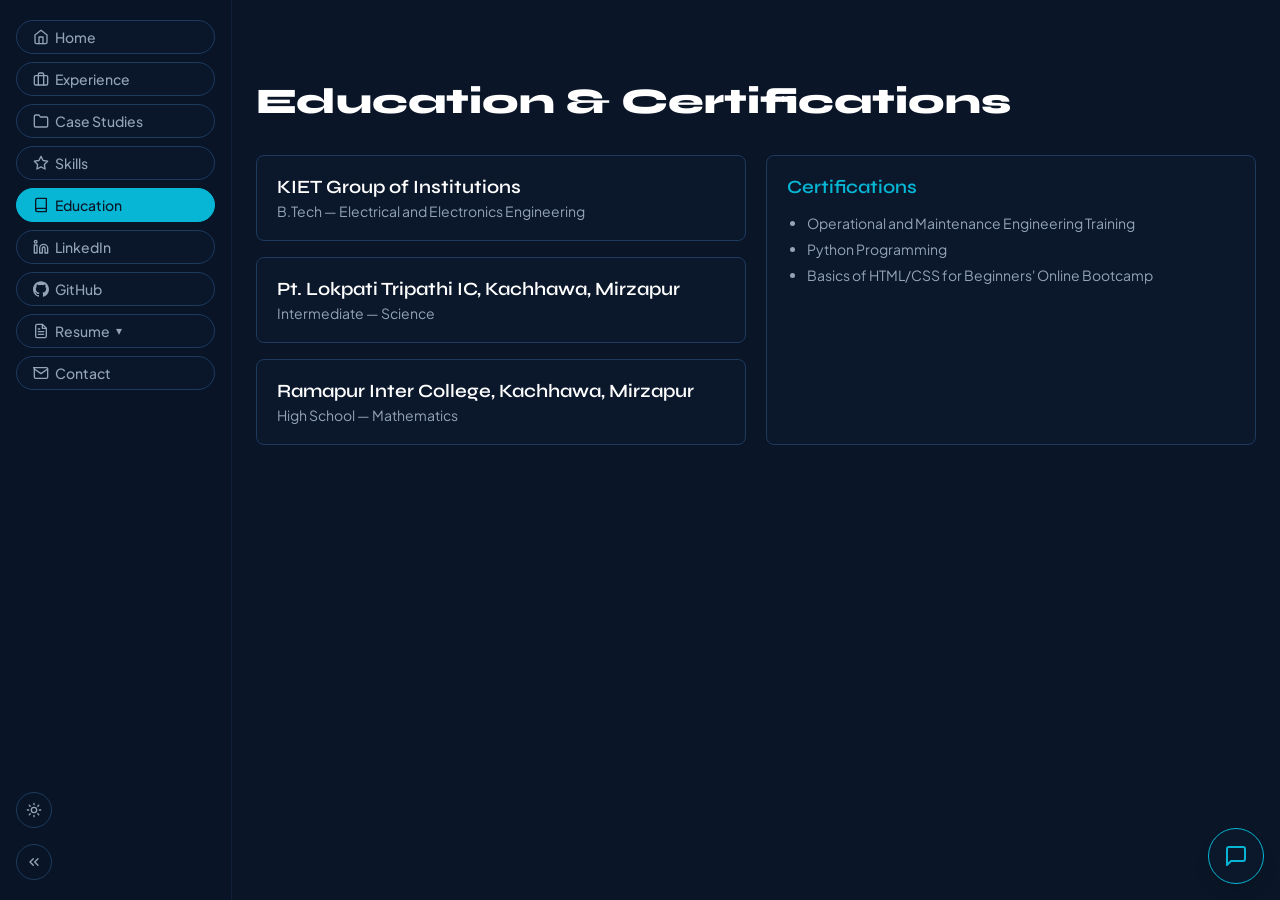
<file: education.html>
<!DOCTYPE html>
<html lang="en" data-theme="light">
<head>
  <meta charset="utf-8">
  <meta name="viewport" content="width=device-width, initial-scale=1">
  <title>Education &amp; Certifications — Vijay Kumar Yadav</title>
  <meta name="description" content="Vijay Kumar Yadav is a Quality Control Engineer at AMSYS IT Service Pvt Ltd, Noida, working on planning and design of the AT&T F2 Fiber project.">
  <meta name="author" content="Vijay Kumar Yadav">
  <link rel="icon" type="image/png" href="favicon.png">
  <link rel="preconnect" href="https://fonts.googleapis.com">
  <link rel="preconnect" href="https://fonts.gstatic.com" crossorigin>
  <link rel="stylesheet" href="https://fonts.googleapis.com/css2?family=Syne:wght@600;800&family=Plus+Jakarta+Sans:wght@400;500;600&display=swap">
  <link rel="stylesheet" href="styles.css?v=15">
  <script>
    /* Apply the saved theme before first paint (no flash). Light is default. */
    try { var t = localStorage.getItem('vijay267-theme'); if (t === 'dark' || t === 'light') { document.documentElement.setAttribute('data-theme', t); } else { var h = new Date().getHours(); document.documentElement.setAttribute('data-theme', (h >= 18 || h < 5) ? 'dark' : 'light'); } var w = localStorage.getItem('vijay267-weather'); if (w) document.documentElement.setAttribute('data-weather', w); }
    catch (e) { document.documentElement.setAttribute('data-theme', 'light'); }
  </script>
</head>
<body>
  <canvas id="bg-canvas" aria-hidden="true"></canvas>
  <div id="scroll-progress" aria-hidden="true"><div></div></div>

  <div class="mobile-topbar">
    <button type="button" id="menu-toggle" class="menu-toggle" aria-label="Open menu" title="Menu"><svg viewBox="0 0 24 24" fill="none" stroke="currentColor" stroke-width="2" stroke-linecap="round" aria-hidden="true"><line x1="3" y1="6" x2="21" y2="6"/><line x1="3" y1="12" x2="21" y2="12"/><line x1="3" y1="18" x2="21" y2="18"/></svg></button>
    <span class="mobile-brand">Vijay Yadav</span>
  </div>
  <div class="sidebar-backdrop" id="sidebar-backdrop" aria-hidden="true"></div>


  <header class="site-header">
    <div class="container site-header-inner">
      <div class="header-actions">
        <nav class="page-nav" aria-label="Pages">
          <a href="index.html" class="pill"><svg class="nav-icon" viewBox="0 0 24 24" fill="none" stroke="currentColor" stroke-width="2" stroke-linecap="round" stroke-linejoin="round" aria-hidden="true"><path d="M3 9l9-7 9 7v11a2 2 0 0 1-2 2H5a2 2 0 0 1-2-2z"/><polyline points="9 22 9 12 15 12 15 22"/></svg><span class="nav-label">Home</span></a>
          <a href="experience.html" class="pill"><svg class="nav-icon" viewBox="0 0 24 24" fill="none" stroke="currentColor" stroke-width="2" stroke-linecap="round" stroke-linejoin="round" aria-hidden="true"><rect x="2" y="7" width="20" height="14" rx="2" ry="2"/><path d="M16 21V5a2 2 0 0 0-2-2h-4a2 2 0 0 0-2 2v16"/></svg><span class="nav-label">Experience</span></a>
          <a href="case-studies.html" class="pill"><svg class="nav-icon" viewBox="0 0 24 24" fill="none" stroke="currentColor" stroke-width="2" stroke-linecap="round" stroke-linejoin="round" aria-hidden="true"><path d="M22 19a2 2 0 0 1-2 2H4a2 2 0 0 1-2-2V5a2 2 0 0 1 2-2h5l2 3h9a2 2 0 0 1 2 2z"/></svg><span class="nav-label">Case Studies</span></a>
          <a href="skills.html" class="pill"><svg class="nav-icon" viewBox="0 0 24 24" fill="none" stroke="currentColor" stroke-width="2" stroke-linecap="round" stroke-linejoin="round" aria-hidden="true"><polygon points="12 2 15.09 8.26 22 9.27 17 14.14 18.18 21.02 12 17.77 5.82 21.02 7 14.14 2 9.27 8.91 8.26 12 2"/></svg><span class="nav-label">Skills</span></a>
          <a href="education.html" class="pill active"><svg class="nav-icon" viewBox="0 0 24 24" fill="none" stroke="currentColor" stroke-width="2" stroke-linecap="round" stroke-linejoin="round" aria-hidden="true"><path d="M4 19.5A2.5 2.5 0 0 1 6.5 17H20"/><path d="M6.5 2H20v20H6.5A2.5 2.5 0 0 1 4 19.5v-15A2.5 2.5 0 0 1 6.5 2z"/></svg><span class="nav-label">Education</span></a>
          <a href="https://www.linkedin.com/in/vijaykryadav" target="_blank" rel="noreferrer" class="pill"><svg class="nav-icon" viewBox="0 0 24 24" fill="none" stroke="currentColor" stroke-width="2" stroke-linecap="round" stroke-linejoin="round" aria-hidden="true"><path d="M16 8a6 6 0 0 1 6 6v7h-4v-7a2 2 0 0 0-2-2 2 2 0 0 0-2 2v7h-4v-7a6 6 0 0 1 6-6z"/><rect x="2" y="9" width="4" height="12"/><circle cx="4" cy="4" r="2"/></svg><span class="nav-label">LinkedIn</span></a>
          <a href="https://github.com/yadavvijay267" target="_blank" rel="noreferrer" class="pill"><svg class="nav-icon" viewBox="0 0 24 24" fill="currentColor" aria-hidden="true"><path d="M12 .297c-6.63 0-12 5.373-12 12 0 5.303 3.438 9.8 8.205 11.385.6.113.82-.258.82-.577 0-.285-.01-1.04-.015-2.04-3.338.724-4.042-1.61-4.042-1.61C4.422 18.07 3.633 17.7 3.633 17.7c-1.087-.744.084-.729.084-.729 1.205.084 1.838 1.236 1.838 1.236 1.07 1.835 2.809 1.305 3.495.998.108-.776.417-1.305.76-1.605-2.665-.3-5.466-1.332-5.466-5.93 0-1.31.465-2.38 1.235-3.22-.135-.303-.54-1.523.105-3.176 0 0 1.005-.322 3.3 1.23.96-.267 1.98-.399 3-.405 1.02.006 2.04.138 3 .405 2.28-1.552 3.285-1.23 3.285-1.23.645 1.653.24 2.873.12 3.176.765.84 1.23 1.91 1.23 3.22 0 4.61-2.805 5.625-5.475 5.92.42.36.81 1.096.81 2.22 0 1.606-.015 2.896-.015 3.286 0 .315.21.69.825.57C20.565 22.092 24 17.592 24 12.297c0-6.627-5.373-12-12-12"/></svg><span class="nav-label">GitHub</span></a>

          <div class="resume-menu">
            <button type="button" class="pill" aria-haspopup="true" aria-expanded="false"><svg class="nav-icon" viewBox="0 0 24 24" fill="none" stroke="currentColor" stroke-width="2" stroke-linecap="round" stroke-linejoin="round" aria-hidden="true"><path d="M14 2H6a2 2 0 0 0-2 2v16a2 2 0 0 0 2 2h12a2 2 0 0 0 2-2V8z"/><polyline points="14 2 14 8 20 8"/><line x1="16" y1="13" x2="8" y2="13"/><line x1="16" y1="17" x2="8" y2="17"/><polyline points="10 9 9 9 8 9"/></svg><span class="nav-label">Resume</span> <span class="chev">&#9662;</span></button>
            <div class="menu"><div class="menu-inner">
              <a href="downloads/vijay-kumar-yadav-resume.pdf" download="Vijay-Kumar-Yadav-Resume.pdf">PDF</a>
              <a href="downloads/vijay-kumar-yadav-resume.docx" download="Vijay-Kumar-Yadav-Resume.docx">Word</a>
            </div></div>
          </div>
          <a href="contact.html" class="pill"><svg class="nav-icon" viewBox="0 0 24 24" fill="none" stroke="currentColor" stroke-width="2" stroke-linecap="round" stroke-linejoin="round" aria-hidden="true"><path d="M4 4h16c1.1 0 2 .9 2 2v12c0 1.1-.9 2-2 2H4c-1.1 0-2-.9-2-2V6c0-1.1.9-2-2-2z"/><polyline points="22,6 12,13 2,6"/></svg><span class="nav-label">Contact</span></a>
        </nav>
        <button type="button" id="theme-toggle" class="theme-toggle" aria-label="Switch to dark mode" title="Dark mode"></button>
        <button type="button" id="app-update-btn" class="app-update-btn" aria-label="Check for app update" title="Check for app update" hidden><svg viewBox="0 0 24 24" fill="none" stroke="currentColor" stroke-width="2" stroke-linecap="round" stroke-linejoin="round" aria-hidden="true"><path d="M21 15v4a2 2 0 0 1-2 2H5a2 2 0 0 1-2-2v-4"/><polyline points="7 10 12 15 17 10"/><line x1="12" y1="15" x2="12" y2="3"/></svg></button>
        <button type="button" id="sidebar-toggle" class="sidebar-toggle" aria-label="Minimise sidebar" title="Minimise sidebar"></button>
      </div>
    </div>
  </header>

  <main>
    <section class="container page-section">
      <h2 class="page-title">Education &amp; Certifications</h2>
      <div class="edu-grid">
        <div class="edu-col">
          <article class="edu-card hover-lift">
            <h3>KIET Group of Institutions</h3>
            <p>B.Tech — Electrical and Electronics Engineering</p>
          </article>
          <article class="edu-card hover-lift">
            <h3>Pt. Lokpati Tripathi IC, Kachhawa, Mirzapur</h3>
            <p>Intermediate — Science</p>
          </article>
          <article class="edu-card hover-lift">
            <h3>Ramapur Inter College, Kachhawa, Mirzapur</h3>
            <p>High School — Mathematics</p>
          </article>
        </div>
        <div class="edu-card cert-card">
          <h3>Certifications</h3>
          <ul>
            <li>Operational and Maintenance Engineering Training</li>
            <li>Python Programming</li>
            <li>Basics of HTML/CSS for Beginners' Online Bootcamp</li>
          </ul>
        </div>
      </div>
    </section>
  </main>

  <div class="chat-root" id="chat-widget">
    <div class="chat-panel" id="chat-panel" role="dialog" aria-label="Chat with Vijay's personal AI" hidden>
      <div class="chat-head">
        <div><p class="t">Chat with Vijay</p><p class="s">Vijay's personal AI — ask me anything</p></div>
        <button type="button" id="chat-close" class="chat-close" aria-label="Close chat">×</button>
      </div>
      <div class="chat-log" id="chat-log">
        <div class="chat-msg bot"><p>Hi! I'm Vijay's personal AI. Ask me anything!</p></div>
      </div>
      <form class="chat-form" id="chat-form">
        <input type="text" id="chat-input" placeholder="Type your message…" aria-label="Type your message">
        <button type="submit">Send</button>
      </form>
    </div>
    <button type="button" id="chat-fab" class="chat-fab" aria-label="Open chat">
      <svg viewBox="0 0 24 24" fill="none" stroke="currentColor" stroke-width="2" stroke-linecap="round" stroke-linejoin="round" aria-hidden="true"><path d="M21 15a2 2 0 0 1-2 2H7l-4 4V5a2 2 0 0 1 2-2h14a2 2 0 0 1 2 2z" /></svg>
    </button>
  </div>

  <script src="app.js?v=23"></script>
</body>
</html>
</file>
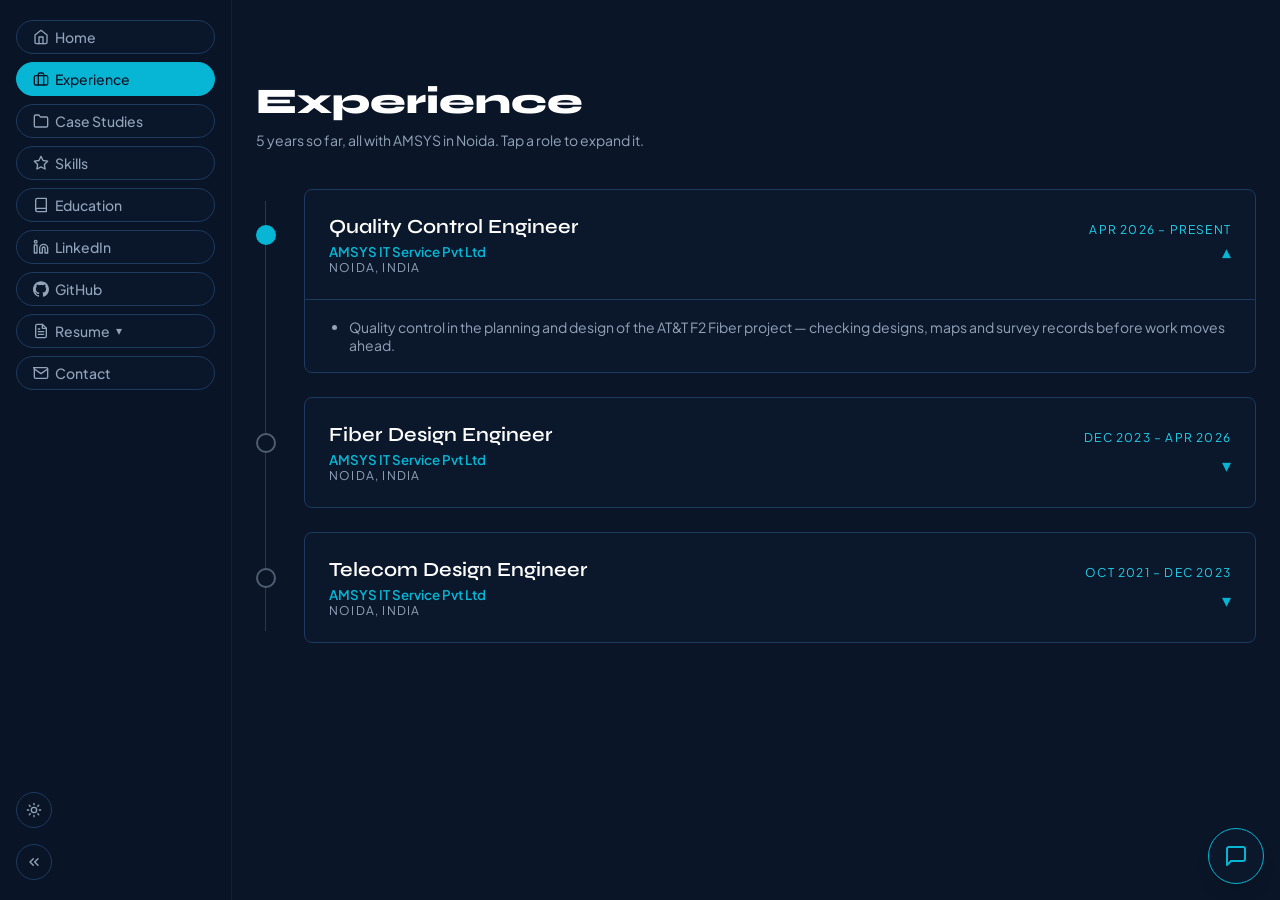
<file: experience.html>
<!DOCTYPE html>
<html lang="en" data-theme="light">
<head>
  <meta charset="utf-8">
  <meta name="viewport" content="width=device-width, initial-scale=1">
  <title>Experience — Vijay Kumar Yadav</title>
  <meta name="description" content="Vijay Kumar Yadav is a Quality Control Engineer at AMSYS IT Service Pvt Ltd, Noida, working on planning and design of the AT&T F2 Fiber project.">
  <meta name="author" content="Vijay Kumar Yadav">
  <link rel="icon" type="image/png" href="favicon.png">
  <link rel="preconnect" href="https://fonts.googleapis.com">
  <link rel="preconnect" href="https://fonts.gstatic.com" crossorigin>
  <link rel="stylesheet" href="https://fonts.googleapis.com/css2?family=Syne:wght@600;800&family=Plus+Jakarta+Sans:wght@400;500;600&display=swap">
  <link rel="stylesheet" href="styles.css?v=15">
  <script>
    /* Apply the saved theme before first paint (no flash). Light is default. */
    try { var t = localStorage.getItem('vijay267-theme'); if (t === 'dark' || t === 'light') { document.documentElement.setAttribute('data-theme', t); } else { var h = new Date().getHours(); document.documentElement.setAttribute('data-theme', (h >= 18 || h < 5) ? 'dark' : 'light'); } var w = localStorage.getItem('vijay267-weather'); if (w) document.documentElement.setAttribute('data-weather', w); }
    catch (e) { document.documentElement.setAttribute('data-theme', 'light'); }
  </script>
</head>
<body>
  <canvas id="bg-canvas" aria-hidden="true"></canvas>
  <div id="scroll-progress" aria-hidden="true"><div></div></div>

  <div class="mobile-topbar">
    <button type="button" id="menu-toggle" class="menu-toggle" aria-label="Open menu" title="Menu"><svg viewBox="0 0 24 24" fill="none" stroke="currentColor" stroke-width="2" stroke-linecap="round" aria-hidden="true"><line x1="3" y1="6" x2="21" y2="6"/><line x1="3" y1="12" x2="21" y2="12"/><line x1="3" y1="18" x2="21" y2="18"/></svg></button>
    <span class="mobile-brand">Vijay Yadav</span>
  </div>
  <div class="sidebar-backdrop" id="sidebar-backdrop" aria-hidden="true"></div>


  <header class="site-header">
    <div class="container site-header-inner">
      <div class="header-actions">
        <nav class="page-nav" aria-label="Pages">
          <a href="index.html" class="pill"><svg class="nav-icon" viewBox="0 0 24 24" fill="none" stroke="currentColor" stroke-width="2" stroke-linecap="round" stroke-linejoin="round" aria-hidden="true"><path d="M3 9l9-7 9 7v11a2 2 0 0 1-2 2H5a2 2 0 0 1-2-2z"/><polyline points="9 22 9 12 15 12 15 22"/></svg><span class="nav-label">Home</span></a>
          <a href="experience.html" class="pill active"><svg class="nav-icon" viewBox="0 0 24 24" fill="none" stroke="currentColor" stroke-width="2" stroke-linecap="round" stroke-linejoin="round" aria-hidden="true"><rect x="2" y="7" width="20" height="14" rx="2" ry="2"/><path d="M16 21V5a2 2 0 0 0-2-2h-4a2 2 0 0 0-2 2v16"/></svg><span class="nav-label">Experience</span></a>
          <a href="case-studies.html" class="pill"><svg class="nav-icon" viewBox="0 0 24 24" fill="none" stroke="currentColor" stroke-width="2" stroke-linecap="round" stroke-linejoin="round" aria-hidden="true"><path d="M22 19a2 2 0 0 1-2 2H4a2 2 0 0 1-2-2V5a2 2 0 0 1 2-2h5l2 3h9a2 2 0 0 1 2 2z"/></svg><span class="nav-label">Case Studies</span></a>
          <a href="skills.html" class="pill"><svg class="nav-icon" viewBox="0 0 24 24" fill="none" stroke="currentColor" stroke-width="2" stroke-linecap="round" stroke-linejoin="round" aria-hidden="true"><polygon points="12 2 15.09 8.26 22 9.27 17 14.14 18.18 21.02 12 17.77 5.82 21.02 7 14.14 2 9.27 8.91 8.26 12 2"/></svg><span class="nav-label">Skills</span></a>
          <a href="education.html" class="pill"><svg class="nav-icon" viewBox="0 0 24 24" fill="none" stroke="currentColor" stroke-width="2" stroke-linecap="round" stroke-linejoin="round" aria-hidden="true"><path d="M4 19.5A2.5 2.5 0 0 1 6.5 17H20"/><path d="M6.5 2H20v20H6.5A2.5 2.5 0 0 1 4 19.5v-15A2.5 2.5 0 0 1 6.5 2z"/></svg><span class="nav-label">Education</span></a>
          <a href="https://www.linkedin.com/in/vijaykryadav" target="_blank" rel="noreferrer" class="pill"><svg class="nav-icon" viewBox="0 0 24 24" fill="none" stroke="currentColor" stroke-width="2" stroke-linecap="round" stroke-linejoin="round" aria-hidden="true"><path d="M16 8a6 6 0 0 1 6 6v7h-4v-7a2 2 0 0 0-2-2 2 2 0 0 0-2 2v7h-4v-7a6 6 0 0 1 6-6z"/><rect x="2" y="9" width="4" height="12"/><circle cx="4" cy="4" r="2"/></svg><span class="nav-label">LinkedIn</span></a>
          <a href="https://github.com/yadavvijay267" target="_blank" rel="noreferrer" class="pill"><svg class="nav-icon" viewBox="0 0 24 24" fill="currentColor" aria-hidden="true"><path d="M12 .297c-6.63 0-12 5.373-12 12 0 5.303 3.438 9.8 8.205 11.385.6.113.82-.258.82-.577 0-.285-.01-1.04-.015-2.04-3.338.724-4.042-1.61-4.042-1.61C4.422 18.07 3.633 17.7 3.633 17.7c-1.087-.744.084-.729.084-.729 1.205.084 1.838 1.236 1.838 1.236 1.07 1.835 2.809 1.305 3.495.998.108-.776.417-1.305.76-1.605-2.665-.3-5.466-1.332-5.466-5.93 0-1.31.465-2.38 1.235-3.22-.135-.303-.54-1.523.105-3.176 0 0 1.005-.322 3.3 1.23.96-.267 1.98-.399 3-.405 1.02.006 2.04.138 3 .405 2.28-1.552 3.285-1.23 3.285-1.23.645 1.653.24 2.873.12 3.176.765.84 1.23 1.91 1.23 3.22 0 4.61-2.805 5.625-5.475 5.92.42.36.81 1.096.81 2.22 0 1.606-.015 2.896-.015 3.286 0 .315.21.69.825.57C20.565 22.092 24 17.592 24 12.297c0-6.627-5.373-12-12-12"/></svg><span class="nav-label">GitHub</span></a>

          <div class="resume-menu">
            <button type="button" class="pill" aria-haspopup="true" aria-expanded="false"><svg class="nav-icon" viewBox="0 0 24 24" fill="none" stroke="currentColor" stroke-width="2" stroke-linecap="round" stroke-linejoin="round" aria-hidden="true"><path d="M14 2H6a2 2 0 0 0-2 2v16a2 2 0 0 0 2 2h12a2 2 0 0 0 2-2V8z"/><polyline points="14 2 14 8 20 8"/><line x1="16" y1="13" x2="8" y2="13"/><line x1="16" y1="17" x2="8" y2="17"/><polyline points="10 9 9 9 8 9"/></svg><span class="nav-label">Resume</span> <span class="chev">&#9662;</span></button>
            <div class="menu"><div class="menu-inner">
              <a href="downloads/vijay-kumar-yadav-resume.pdf" download="Vijay-Kumar-Yadav-Resume.pdf">PDF</a>
              <a href="downloads/vijay-kumar-yadav-resume.docx" download="Vijay-Kumar-Yadav-Resume.docx">Word</a>
            </div></div>
          </div>
          <a href="contact.html" class="pill"><svg class="nav-icon" viewBox="0 0 24 24" fill="none" stroke="currentColor" stroke-width="2" stroke-linecap="round" stroke-linejoin="round" aria-hidden="true"><path d="M4 4h16c1.1 0 2 .9 2 2v12c0 1.1-.9 2-2 2H4c-1.1 0-2-.9-2-2V6c0-1.1.9-2-2-2z"/><polyline points="22,6 12,13 2,6"/></svg><span class="nav-label">Contact</span></a>
        </nav>
        <button type="button" id="theme-toggle" class="theme-toggle" aria-label="Switch to dark mode" title="Dark mode"></button>
        <button type="button" id="app-update-btn" class="app-update-btn" aria-label="Check for app update" title="Check for app update" hidden><svg viewBox="0 0 24 24" fill="none" stroke="currentColor" stroke-width="2" stroke-linecap="round" stroke-linejoin="round" aria-hidden="true"><path d="M21 15v4a2 2 0 0 1-2 2H5a2 2 0 0 1-2-2v-4"/><polyline points="7 10 12 15 17 10"/><line x1="12" y1="15" x2="12" y2="3"/></svg></button>
        <button type="button" id="sidebar-toggle" class="sidebar-toggle" aria-label="Minimise sidebar" title="Minimise sidebar"></button>
      </div>
    </div>
  </header>

  <main>
    <section class="container page-section">
      <h2 class="page-title">Experience</h2>
      <p class="page-sub">5 years so far, all with AMSYS in Noida. Tap a role to expand it.</p>

      <div class="timeline">
        <article class="timeline-item open">
          <span aria-hidden="true" class="timeline-dot"></span>
          <div class="timeline-card hover-lift">
            <button type="button" class="timeline-head" aria-expanded="true">
              <div>
                <h3>Quality Control Engineer</h3>
                <p class="co">AMSYS IT Service Pvt Ltd</p>
                <p class="place">Noida, India</p>
              </div>
              <div class="meta">
                <span class="period">Apr 2026 – Present</span>
                <span aria-hidden="true" class="chev">&#9662;</span>
              </div>
            </button>
            <div class="collapse open"><div class="collapse-inner">
              <ul class="timeline-points">
                <li>Quality control in the planning and design of the AT&amp;T F2 Fiber project — checking designs, maps and survey records before work moves ahead.</li>
              </ul>
            </div></div>
          </div>
        </article>

        <article class="timeline-item">
          <span aria-hidden="true" class="timeline-dot"></span>
          <div class="timeline-card hover-lift">
            <button type="button" class="timeline-head" aria-expanded="false">
              <div>
                <h3>Fiber Design Engineer</h3>
                <p class="co">AMSYS IT Service Pvt Ltd</p>
                <p class="place">Noida, India</p>
              </div>
              <div class="meta">
                <span class="period">Dec 2023 – Apr 2026</span>
                <span aria-hidden="true" class="chev">&#9662;</span>
              </div>
            </button>
            <div class="collapse"><div class="collapse-inner">
              <ul class="timeline-points">
                <li>Planning and scoping of jobs for assigned AT&amp;T markets, as per AT&amp;T guidelines — on time and with quality.</li>
                <li>ARAMIS package, Fielding package, Fielding verification &amp; implementation, ARAMIS work-prints &amp; Geospace.</li>
                <li>Worked on MIC, WALDO and BCL Portal; navigation tools like Google Maps, My Maps and Bing Maps.</li>
                <li>Fixed quality-correction comments and joined internal and customer meetings.</li>
              </ul>
            </div></div>
          </div>
        </article>

        <article class="timeline-item">
          <span aria-hidden="true" class="timeline-dot"></span>
          <div class="timeline-card hover-lift">
            <button type="button" class="timeline-head" aria-expanded="false">
              <div>
                <h3>Telecom Design Engineer</h3>
                <p class="co">AMSYS IT Service Pvt Ltd</p>
                <p class="place">Noida, India</p>
              </div>
              <div class="meta">
                <span class="period">Oct 2021 – Dec 2023</span>
                <span aria-hidden="true" class="chev">&#9662;</span>
              </div>
            </button>
            <div class="collapse"><div class="collapse-inner">
              <ul class="timeline-points">
                <li>End-to-end fiber network planning and design for underground and overhead FTTH projects.</li>
                <li>Route planning, drafting and optimization with GIS and Google Earth.</li>
                <li>Site surveys, as-built drawing analysis and detailed design documentation.</li>
                <li>Ensured telecom standards and safety compliance; supported field teams with design issues.</li>
              </ul>
            </div></div>
          </div>
        </article>
      </div>
    </section>
  </main>

  <div class="chat-root" id="chat-widget">
    <div class="chat-panel" id="chat-panel" role="dialog" aria-label="Chat with Vijay's personal AI" hidden>
      <div class="chat-head">
        <div><p class="t">Chat with Vijay</p><p class="s">Vijay's personal AI — ask me anything</p></div>
        <button type="button" id="chat-close" class="chat-close" aria-label="Close chat">×</button>
      </div>
      <div class="chat-log" id="chat-log">
        <div class="chat-msg bot"><p>Hi! I'm Vijay's personal AI. Ask me anything!</p></div>
      </div>
      <form class="chat-form" id="chat-form">
        <input type="text" id="chat-input" placeholder="Type your message…" aria-label="Type your message">
        <button type="submit">Send</button>
      </form>
    </div>
    <button type="button" id="chat-fab" class="chat-fab" aria-label="Open chat">
      <svg viewBox="0 0 24 24" fill="none" stroke="currentColor" stroke-width="2" stroke-linecap="round" stroke-linejoin="round" aria-hidden="true"><path d="M21 15a2 2 0 0 1-2 2H7l-4 4V5a2 2 0 0 1 2-2h14a2 2 0 0 1 2 2z" /></svg>
    </button>
  </div>

  <script src="app.js?v=23"></script>
</body>
</html>
</file>
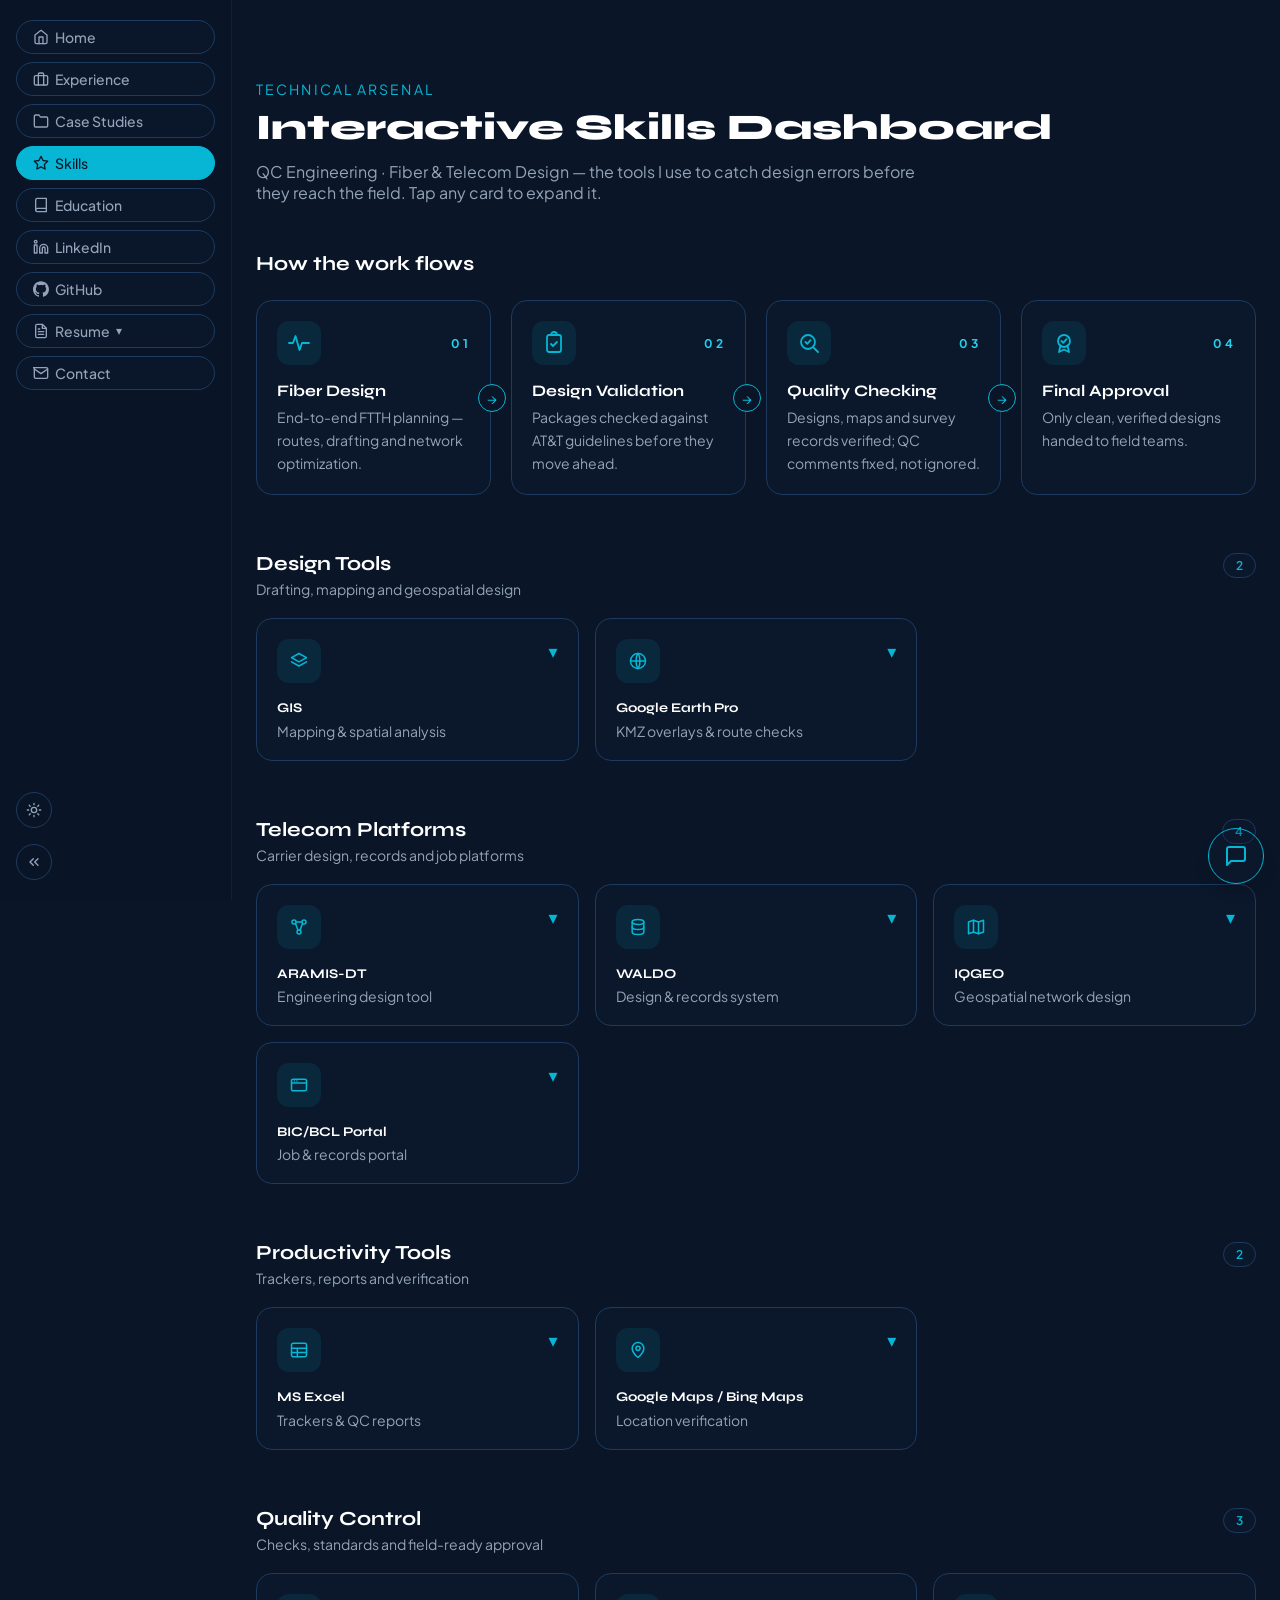
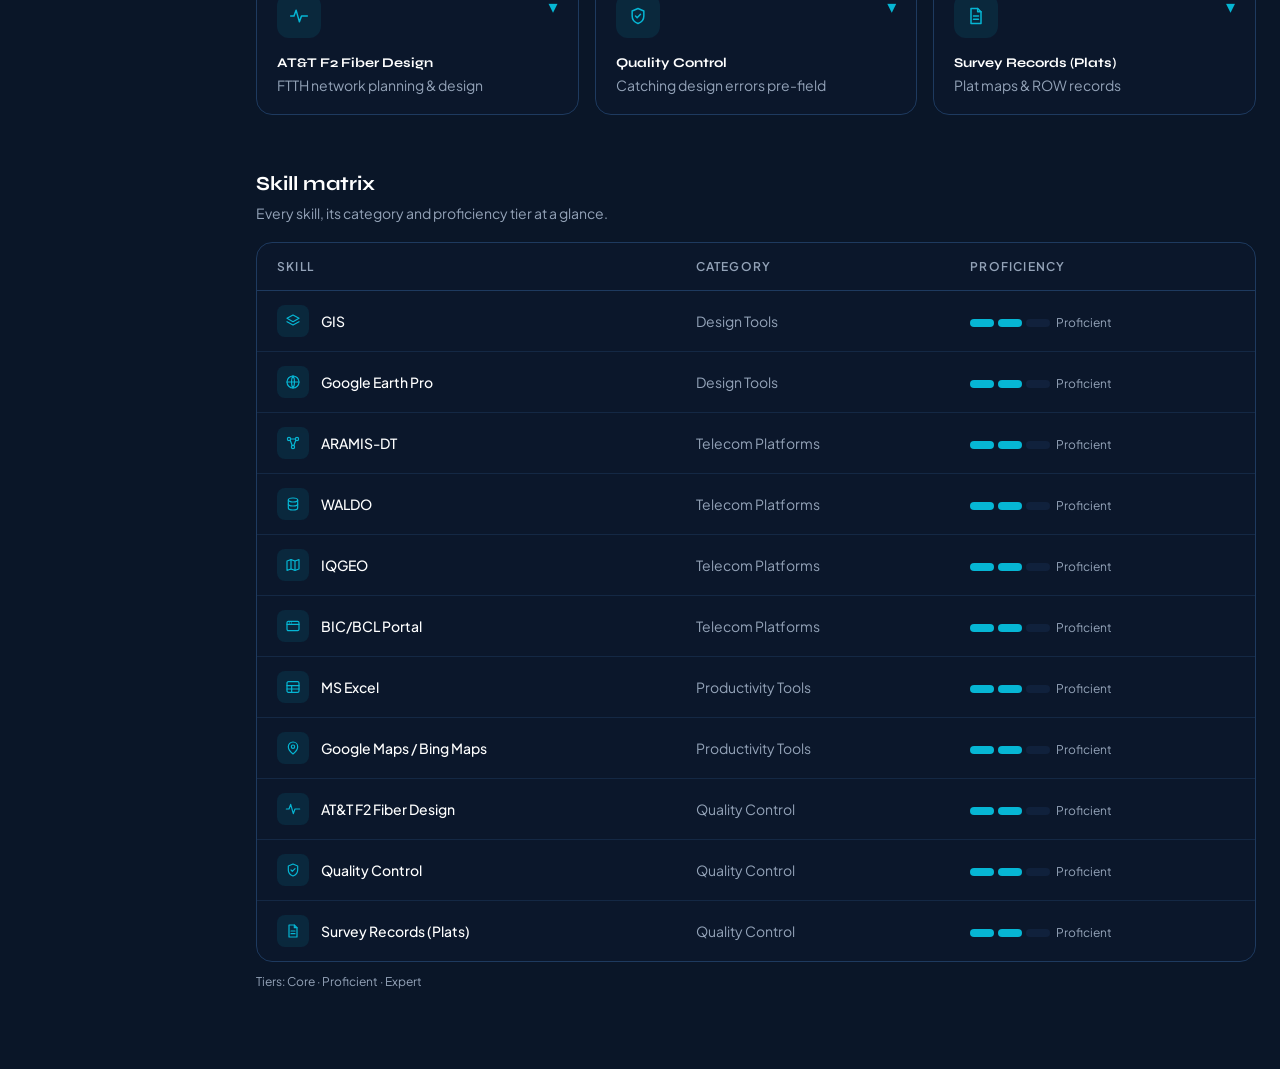
<file: skills.html>
<!DOCTYPE html>
<html lang="en" data-theme="light">
<head>
  <meta charset="utf-8">
  <meta name="viewport" content="width=device-width, initial-scale=1">
  <title>Technical Skills Dashboard — Vijay Kumar Yadav</title>
  <meta name="description" content="Vijay Kumar Yadav is a Quality Control Engineer at AMSYS IT Service Pvt Ltd, Noida, working on planning and design of the AT&T F2 Fiber project.">
  <meta name="author" content="Vijay Kumar Yadav">
  <link rel="icon" type="image/png" href="favicon.png">
  <link rel="preconnect" href="https://fonts.googleapis.com">
  <link rel="preconnect" href="https://fonts.gstatic.com" crossorigin>
  <link rel="stylesheet" href="https://fonts.googleapis.com/css2?family=Syne:wght@600;800&family=Plus+Jakarta+Sans:wght@400;500;600&display=swap">
  <link rel="stylesheet" href="styles.css?v=15">
  <script>
    /* Apply the saved theme before first paint (no flash). Light is default. */
    try { var t = localStorage.getItem('vijay267-theme'); if (t === 'dark' || t === 'light') { document.documentElement.setAttribute('data-theme', t); } else { var h = new Date().getHours(); document.documentElement.setAttribute('data-theme', (h >= 18 || h < 5) ? 'dark' : 'light'); } var w = localStorage.getItem('vijay267-weather'); if (w) document.documentElement.setAttribute('data-weather', w); }
    catch (e) { document.documentElement.setAttribute('data-theme', 'light'); }
  </script>
</head>
<body>
  <canvas id="bg-canvas" aria-hidden="true"></canvas>
  <div id="scroll-progress" aria-hidden="true"><div></div></div>

  <div class="mobile-topbar">
    <button type="button" id="menu-toggle" class="menu-toggle" aria-label="Open menu" title="Menu"><svg viewBox="0 0 24 24" fill="none" stroke="currentColor" stroke-width="2" stroke-linecap="round" aria-hidden="true"><line x1="3" y1="6" x2="21" y2="6"/><line x1="3" y1="12" x2="21" y2="12"/><line x1="3" y1="18" x2="21" y2="18"/></svg></button>
    <span class="mobile-brand">Vijay Yadav</span>
  </div>
  <div class="sidebar-backdrop" id="sidebar-backdrop" aria-hidden="true"></div>


  <header class="site-header">
    <div class="container site-header-inner">
      <div class="header-actions">
        <nav class="page-nav" aria-label="Pages">
          <a href="index.html" class="pill"><svg class="nav-icon" viewBox="0 0 24 24" fill="none" stroke="currentColor" stroke-width="2" stroke-linecap="round" stroke-linejoin="round" aria-hidden="true"><path d="M3 9l9-7 9 7v11a2 2 0 0 1-2 2H5a2 2 0 0 1-2-2z"/><polyline points="9 22 9 12 15 12 15 22"/></svg><span class="nav-label">Home</span></a>
          <a href="experience.html" class="pill"><svg class="nav-icon" viewBox="0 0 24 24" fill="none" stroke="currentColor" stroke-width="2" stroke-linecap="round" stroke-linejoin="round" aria-hidden="true"><rect x="2" y="7" width="20" height="14" rx="2" ry="2"/><path d="M16 21V5a2 2 0 0 0-2-2h-4a2 2 0 0 0-2 2v16"/></svg><span class="nav-label">Experience</span></a>
          <a href="case-studies.html" class="pill"><svg class="nav-icon" viewBox="0 0 24 24" fill="none" stroke="currentColor" stroke-width="2" stroke-linecap="round" stroke-linejoin="round" aria-hidden="true"><path d="M22 19a2 2 0 0 1-2 2H4a2 2 0 0 1-2-2V5a2 2 0 0 1 2-2h5l2 3h9a2 2 0 0 1 2 2z"/></svg><span class="nav-label">Case Studies</span></a>
          <a href="skills.html" class="pill active"><svg class="nav-icon" viewBox="0 0 24 24" fill="none" stroke="currentColor" stroke-width="2" stroke-linecap="round" stroke-linejoin="round" aria-hidden="true"><polygon points="12 2 15.09 8.26 22 9.27 17 14.14 18.18 21.02 12 17.77 5.82 21.02 7 14.14 2 9.27 8.91 8.26 12 2"/></svg><span class="nav-label">Skills</span></a>
          <a href="education.html" class="pill"><svg class="nav-icon" viewBox="0 0 24 24" fill="none" stroke="currentColor" stroke-width="2" stroke-linecap="round" stroke-linejoin="round" aria-hidden="true"><path d="M4 19.5A2.5 2.5 0 0 1 6.5 17H20"/><path d="M6.5 2H20v20H6.5A2.5 2.5 0 0 1 4 19.5v-15A2.5 2.5 0 0 1 6.5 2z"/></svg><span class="nav-label">Education</span></a>
          <a href="https://www.linkedin.com/in/vijaykryadav" target="_blank" rel="noreferrer" class="pill"><svg class="nav-icon" viewBox="0 0 24 24" fill="none" stroke="currentColor" stroke-width="2" stroke-linecap="round" stroke-linejoin="round" aria-hidden="true"><path d="M16 8a6 6 0 0 1 6 6v7h-4v-7a2 2 0 0 0-2-2 2 2 0 0 0-2 2v7h-4v-7a6 6 0 0 1 6-6z"/><rect x="2" y="9" width="4" height="12"/><circle cx="4" cy="4" r="2"/></svg><span class="nav-label">LinkedIn</span></a>
          <a href="https://github.com/yadavvijay267" target="_blank" rel="noreferrer" class="pill"><svg class="nav-icon" viewBox="0 0 24 24" fill="currentColor" aria-hidden="true"><path d="M12 .297c-6.63 0-12 5.373-12 12 0 5.303 3.438 9.8 8.205 11.385.6.113.82-.258.82-.577 0-.285-.01-1.04-.015-2.04-3.338.724-4.042-1.61-4.042-1.61C4.422 18.07 3.633 17.7 3.633 17.7c-1.087-.744.084-.729.084-.729 1.205.084 1.838 1.236 1.838 1.236 1.07 1.835 2.809 1.305 3.495.998.108-.776.417-1.305.76-1.605-2.665-.3-5.466-1.332-5.466-5.93 0-1.31.465-2.38 1.235-3.22-.135-.303-.54-1.523.105-3.176 0 0 1.005-.322 3.3 1.23.96-.267 1.98-.399 3-.405 1.02.006 2.04.138 3 .405 2.28-1.552 3.285-1.23 3.285-1.23.645 1.653.24 2.873.12 3.176.765.84 1.23 1.91 1.23 3.22 0 4.61-2.805 5.625-5.475 5.92.42.36.81 1.096.81 2.22 0 1.606-.015 2.896-.015 3.286 0 .315.21.69.825.57C20.565 22.092 24 17.592 24 12.297c0-6.627-5.373-12-12-12"/></svg><span class="nav-label">GitHub</span></a>

          <div class="resume-menu">
            <button type="button" class="pill" aria-haspopup="true" aria-expanded="false"><svg class="nav-icon" viewBox="0 0 24 24" fill="none" stroke="currentColor" stroke-width="2" stroke-linecap="round" stroke-linejoin="round" aria-hidden="true"><path d="M14 2H6a2 2 0 0 0-2 2v16a2 2 0 0 0 2 2h12a2 2 0 0 0 2-2V8z"/><polyline points="14 2 14 8 20 8"/><line x1="16" y1="13" x2="8" y2="13"/><line x1="16" y1="17" x2="8" y2="17"/><polyline points="10 9 9 9 8 9"/></svg><span class="nav-label">Resume</span> <span class="chev">&#9662;</span></button>
            <div class="menu"><div class="menu-inner">
              <a href="downloads/vijay-kumar-yadav-resume.pdf" download="Vijay-Kumar-Yadav-Resume.pdf">PDF</a>
              <a href="downloads/vijay-kumar-yadav-resume.docx" download="Vijay-Kumar-Yadav-Resume.docx">Word</a>
            </div></div>
          </div>
          <a href="contact.html" class="pill"><svg class="nav-icon" viewBox="0 0 24 24" fill="none" stroke="currentColor" stroke-width="2" stroke-linecap="round" stroke-linejoin="round" aria-hidden="true"><path d="M4 4h16c1.1 0 2 .9 2 2v12c0 1.1-.9 2-2 2H4c-1.1 0-2-.9-2-2V6c0-1.1.9-2-2-2z"/><polyline points="22,6 12,13 2,6"/></svg><span class="nav-label">Contact</span></a>
        </nav>
        <button type="button" id="theme-toggle" class="theme-toggle" aria-label="Switch to dark mode" title="Dark mode"></button>
        <button type="button" id="app-update-btn" class="app-update-btn" aria-label="Check for app update" title="Check for app update" hidden><svg viewBox="0 0 24 24" fill="none" stroke="currentColor" stroke-width="2" stroke-linecap="round" stroke-linejoin="round" aria-hidden="true"><path d="M21 15v4a2 2 0 0 1-2 2H5a2 2 0 0 1-2-2v-4"/><polyline points="7 10 12 15 17 10"/><line x1="12" y1="15" x2="12" y2="3"/></svg></button>
        <button type="button" id="sidebar-toggle" class="sidebar-toggle" aria-label="Minimise sidebar" title="Minimise sidebar"></button>
      </div>
    </div>
  </header>

  <main>
    <div class="container page-section">
      <div class="skills-head">
        <p class="section-kicker">Technical arsenal</p>
        <h2 style="margin-top:0.5rem">Interactive Skills Dashboard</h2>
        <p class="section-lead">QC Engineering · Fiber &amp; Telecom Design — the tools I use to catch design errors before they reach the field. Tap any card to expand it.</p>
      </div>

      <!-- Fiber & Telecom Design workflow -->
      <section aria-label="Design workflow" class="workflow">
        <h3>How the work flows</h3>
        <div class="workflow-grid">
          <div class="workflow-step">
            <div class="workflow-card hover-lift">
              <div class="top">
                <span class="workflow-icon"><svg fill="none" stroke="currentColor" stroke-width="1.8" stroke-linecap="round" stroke-linejoin="round" viewBox="0 0 24 24" aria-hidden="true"><path d="M2 12h4l2.5-7 4 14 2.5-7H22" /></svg></span>
                <span class="workflow-num">01</span>
              </div>
              <h4>Fiber Design</h4>
              <p>End-to-end FTTH planning — routes, drafting and network optimization.</p>
              <span aria-hidden="true" class="workflow-arrow">→</span>
            </div>
            <div aria-hidden="true" class="workflow-arrow-down">↓</div>
          </div>
          <div class="workflow-step">
            <div class="workflow-card hover-lift">
              <div class="top">
                <span class="workflow-icon"><svg fill="none" stroke="currentColor" stroke-width="1.8" stroke-linecap="round" stroke-linejoin="round" viewBox="0 0 24 24" aria-hidden="true"><rect x="5" y="4" width="14" height="17" rx="2" /><path d="M9 4a3 3 0 0 1 6 0 M9 13l2 2 4-4" /></svg></span>
                <span class="workflow-num">02</span>
              </div>
              <h4>Design Validation</h4>
              <p>Packages checked against AT&amp;T guidelines before they move ahead.</p>
              <span aria-hidden="true" class="workflow-arrow">→</span>
            </div>
            <div aria-hidden="true" class="workflow-arrow-down">↓</div>
          </div>
          <div class="workflow-step">
            <div class="workflow-card hover-lift">
              <div class="top">
                <span class="workflow-icon"><svg fill="none" stroke="currentColor" stroke-width="1.8" stroke-linecap="round" stroke-linejoin="round" viewBox="0 0 24 24" aria-hidden="true"><circle cx="11" cy="11" r="7" /><path d="M16.5 16.5L21 21 M8.5 11l1.8 1.8 3.2-3.6" /></svg></span>
                <span class="workflow-num">03</span>
              </div>
              <h4>Quality Checking</h4>
              <p>Designs, maps and survey records verified; QC comments fixed, not ignored.</p>
              <span aria-hidden="true" class="workflow-arrow">→</span>
            </div>
            <div aria-hidden="true" class="workflow-arrow-down">↓</div>
          </div>
          <div class="workflow-step">
            <div class="workflow-card hover-lift">
              <div class="top">
                <span class="workflow-icon"><svg fill="none" stroke="currentColor" stroke-width="1.8" stroke-linecap="round" stroke-linejoin="round" viewBox="0 0 24 24" aria-hidden="true"><circle cx="12" cy="10" r="6" /><path d="M8.5 14.5L7 21l5-2.5L17 21l-1.5-6.5 M9.5 10l1.8 1.8 3.2-3.6" /></svg></span>
                <span class="workflow-num">04</span>
              </div>
              <h4>Final Approval</h4>
              <p>Only clean, verified designs handed to field teams.</p>
            </div>
          </div>
        </div>
      </section>

      <!-- Design Tools -->
      <section aria-label="Design Tools" class="skill-cat">
        <div class="skill-cat-head">
          <div><h3>Design Tools</h3><p>Drafting, mapping and geospatial design</p></div>
          <span class="skill-count">2</span>
        </div>
        <div class="skill-grid">
          <article class="skill-card">
            <button type="button" class="skill-head" aria-expanded="false">
              <div class="row">
                <span class="skill-icon"><svg fill="none" stroke="currentColor" stroke-width="1.8" stroke-linecap="round" stroke-linejoin="round" viewBox="0 0 24 24" aria-hidden="true"><path d="M12 3l9 5-9 5-9-5 9-5z" /><path d="M3 13l9 5 9-5" /></svg></span>
                <span aria-hidden="true" class="chev">&#9662;</span>
              </div>
              <h4>GIS</h4>
              <p>Mapping &amp; spatial analysis</p>
            </button>
            <div class="collapse"><div class="collapse-inner"><div class="skill-body">
              <p class="lbl">Used in</p>
              <div class="stage-chips"><span>Fiber Design</span></div>
            </div></div></div>
          </article>
          <article class="skill-card">
            <button type="button" class="skill-head" aria-expanded="false">
              <div class="row">
                <span class="skill-icon"><svg fill="none" stroke="currentColor" stroke-width="1.8" stroke-linecap="round" stroke-linejoin="round" viewBox="0 0 24 24" aria-hidden="true"><circle cx="12" cy="12" r="9" /><path d="M3 12h18 M12 3c3 3.6 3 14.4 0 18 M12 3c-3 3.6-3 14.4 0 18" /></svg></span>
                <span aria-hidden="true" class="chev">&#9662;</span>
              </div>
              <h4>Google Earth Pro</h4>
              <p>KMZ overlays &amp; route checks</p>
            </button>
            <div class="collapse"><div class="collapse-inner"><div class="skill-body">
              <p class="lbl">Used in</p>
              <div class="stage-chips"><span>Fiber Design</span><span>Design Validation</span></div>
            </div></div></div>
          </article>
        </div>
      </section>

      <!-- Telecom Platforms -->
      <section aria-label="Telecom Platforms" class="skill-cat">
        <div class="skill-cat-head">
          <div><h3>Telecom Platforms</h3><p>Carrier design, records and job platforms</p></div>
          <span class="skill-count">4</span>
        </div>
        <div class="skill-grid">
          <article class="skill-card">
            <button type="button" class="skill-head" aria-expanded="false">
              <div class="row">
                <span class="skill-icon"><svg fill="none" stroke="currentColor" stroke-width="1.8" stroke-linecap="round" stroke-linejoin="round" viewBox="0 0 24 24" aria-hidden="true"><circle cx="6" cy="6" r="2.4" /><circle cx="18" cy="6" r="2.4" /><circle cx="12" cy="18" r="2.4" /><path d="M7.8 7.8l3 8 M16.2 7.8l-3 8 M8.4 6h7.2" /></svg></span>
                <span aria-hidden="true" class="chev">&#9662;</span>
              </div>
              <h4>ARAMIS-DT</h4>
              <p>Engineering design tool</p>
            </button>
            <div class="collapse"><div class="collapse-inner"><div class="skill-body">
              <p class="lbl">Used in</p>
              <div class="stage-chips"><span>Fiber Design</span><span>Design Validation</span></div>
            </div></div></div>
          </article>
          <article class="skill-card">
            <button type="button" class="skill-head" aria-expanded="false">
              <div class="row">
                <span class="skill-icon"><svg fill="none" stroke="currentColor" stroke-width="1.8" stroke-linecap="round" stroke-linejoin="round" viewBox="0 0 24 24" aria-hidden="true"><ellipse cx="12" cy="6" rx="7" ry="3" /><path d="M5 6v12c0 1.7 3.1 3 7 3s7-1.3 7-3V6" /><path d="M5 12c0 1.7 3.1 3 7 3s7-1.3 7-3" /></svg></span>
                <span aria-hidden="true" class="chev">&#9662;</span>
              </div>
              <h4>WALDO</h4>
              <p>Design &amp; records system</p>
            </button>
            <div class="collapse"><div class="collapse-inner"><div class="skill-body">
              <p class="lbl">Used in</p>
              <div class="stage-chips"><span>Design Validation</span><span>Quality Checking</span></div>
            </div></div></div>
          </article>
          <article class="skill-card">
            <button type="button" class="skill-head" aria-expanded="false">
              <div class="row">
                <span class="skill-icon"><svg fill="none" stroke="currentColor" stroke-width="1.8" stroke-linecap="round" stroke-linejoin="round" viewBox="0 0 24 24" aria-hidden="true"><path d="M9 4L3 6v14l6-2 6 2 6-2V4l-6 2-6-2z" /><path d="M9 4v14 M15 6v14" /></svg></span>
                <span aria-hidden="true" class="chev">&#9662;</span>
              </div>
              <h4>IQGEO</h4>
              <p>Geospatial network design</p>
            </button>
            <div class="collapse"><div class="collapse-inner"><div class="skill-body">
              <p class="lbl">Used in</p>
              <div class="stage-chips"><span>Fiber Design</span></div>
            </div></div></div>
          </article>
          <article class="skill-card">
            <button type="button" class="skill-head" aria-expanded="false">
              <div class="row">
                <span class="skill-icon"><svg fill="none" stroke="currentColor" stroke-width="1.8" stroke-linecap="round" stroke-linejoin="round" viewBox="0 0 24 24" aria-hidden="true"><rect x="3" y="5" width="18" height="14" rx="2" /><path d="M3 9.5h18 M6.5 7.2h.01 M9.5 7.2h.01" /></svg></span>
                <span aria-hidden="true" class="chev">&#9662;</span>
              </div>
              <h4>BIC/BCL Portal</h4>
              <p>Job &amp; records portal</p>
            </button>
            <div class="collapse"><div class="collapse-inner"><div class="skill-body">
              <p class="lbl">Used in</p>
              <div class="stage-chips"><span>Design Validation</span><span>Quality Checking</span></div>
            </div></div></div>
          </article>
        </div>
      </section>

      <!-- Productivity Tools -->
      <section aria-label="Productivity Tools" class="skill-cat">
        <div class="skill-cat-head">
          <div><h3>Productivity Tools</h3><p>Trackers, reports and verification</p></div>
          <span class="skill-count">2</span>
        </div>
        <div class="skill-grid">
          <article class="skill-card">
            <button type="button" class="skill-head" aria-expanded="false">
              <div class="row">
                <span class="skill-icon"><svg fill="none" stroke="currentColor" stroke-width="1.8" stroke-linecap="round" stroke-linejoin="round" viewBox="0 0 24 24" aria-hidden="true"><rect x="3" y="4" width="18" height="16" rx="2" /><path d="M3 10h18 M3 15h18 M10 10v10" /></svg></span>
                <span aria-hidden="true" class="chev">&#9662;</span>
              </div>
              <h4>MS Excel</h4>
              <p>Trackers &amp; QC reports</p>
            </button>
            <div class="collapse"><div class="collapse-inner"><div class="skill-body">
              <p class="lbl">Used in</p>
              <div class="stage-chips"><span>Quality Checking</span><span>Final Approval</span></div>
            </div></div></div>
          </article>
          <article class="skill-card">
            <button type="button" class="skill-head" aria-expanded="false">
              <div class="row">
                <span class="skill-icon"><svg fill="none" stroke="currentColor" stroke-width="1.8" stroke-linecap="round" stroke-linejoin="round" viewBox="0 0 24 24" aria-hidden="true"><path d="M12 21s-7-5.6-7-11a7 7 0 0 1 14 0c0 5.4-7 11-7 11z" /><circle cx="12" cy="10" r="2.5" /></svg></span>
                <span aria-hidden="true" class="chev">&#9662;</span>
              </div>
              <h4>Google Maps / Bing Maps</h4>
              <p>Location verification</p>
            </button>
            <div class="collapse"><div class="collapse-inner"><div class="skill-body">
              <p class="lbl">Used in</p>
              <div class="stage-chips"><span>Design Validation</span><span>Quality Checking</span></div>
            </div></div></div>
          </article>
        </div>
      </section>

      <!-- Quality Control -->
      <section aria-label="Quality Control" class="skill-cat">
        <div class="skill-cat-head">
          <div><h3>Quality Control</h3><p>Checks, standards and field-ready approval</p></div>
          <span class="skill-count">3</span>
        </div>
        <div class="skill-grid">
          <article class="skill-card">
            <button type="button" class="skill-head" aria-expanded="false">
              <div class="row">
                <span class="skill-icon"><svg fill="none" stroke="currentColor" stroke-width="1.8" stroke-linecap="round" stroke-linejoin="round" viewBox="0 0 24 24" aria-hidden="true"><path d="M2 12h4l2.5-7 4 14 2.5-7H22" /></svg></span>
                <span aria-hidden="true" class="chev">&#9662;</span>
              </div>
              <h4>AT&amp;T F2 Fiber Design</h4>
              <p>FTTH network planning &amp; design</p>
            </button>
            <div class="collapse"><div class="collapse-inner"><div class="skill-body">
              <p class="lbl">Used in</p>
              <div class="stage-chips"><span>Fiber Design</span><span>Quality Checking</span></div>
            </div></div></div>
          </article>
          <article class="skill-card">
            <button type="button" class="skill-head" aria-expanded="false">
              <div class="row">
                <span class="skill-icon"><svg fill="none" stroke="currentColor" stroke-width="1.8" stroke-linecap="round" stroke-linejoin="round" viewBox="0 0 24 24" aria-hidden="true"><path d="M12 3l7 3v6c0 4.6-3 7.6-7 9-4-1.4-7-4.4-7-9V6l7-3z" /><path d="M9 12l2 2 4-4" /></svg></span>
                <span aria-hidden="true" class="chev">&#9662;</span>
              </div>
              <h4>Quality Control</h4>
              <p>Catching design errors pre-field</p>
            </button>
            <div class="collapse"><div class="collapse-inner"><div class="skill-body">
              <p class="lbl">Used in</p>
              <div class="stage-chips"><span>Quality Checking</span><span>Final Approval</span></div>
            </div></div></div>
          </article>
          <article class="skill-card">
            <button type="button" class="skill-head" aria-expanded="false">
              <div class="row">
                <span class="skill-icon"><svg fill="none" stroke="currentColor" stroke-width="1.8" stroke-linecap="round" stroke-linejoin="round" viewBox="0 0 24 24" aria-hidden="true"><path d="M6 3h8l4 4v14H6z" /><path d="M14 3v4h4 M9 12h6 M9 16h6" /></svg></span>
                <span aria-hidden="true" class="chev">&#9662;</span>
              </div>
              <h4>Survey Records (Plats)</h4>
              <p>Plat maps &amp; ROW records</p>
            </button>
            <div class="collapse"><div class="collapse-inner"><div class="skill-body">
              <p class="lbl">Used in</p>
              <div class="stage-chips"><span>Quality Checking</span></div>
            </div></div></div>
          </article>
        </div>
      </section>

      <!-- Skill matrix -->
      <section aria-label="Skill matrix" class="matrix">
        <h3>Skill matrix</h3>
        <p class="page-sub">Every skill, its category and proficiency tier at a glance.</p>
        <div class="wrap">
          <table>
            <thead>
              <tr><th scope="col">Skill</th><th scope="col">Category</th><th scope="col">Proficiency</th></tr>
            </thead>
            <tbody>
              <tr>
                <td><span class="skill-cell"><span class="skill-icon"><svg fill="none" stroke="currentColor" stroke-width="1.8" stroke-linecap="round" stroke-linejoin="round" viewBox="0 0 24 24" aria-hidden="true"><path d="M12 3l9 5-9 5-9-5 9-5z" /><path d="M3 13l9 5 9-5" /></svg></span>GIS</span></td>
                <td class="cat">Design Tools</td>
                <td><span class="level-meter" title="Proficiency: Proficient"><span class="segs"><span class="seg on"></span><span class="seg on"></span><span class="seg"></span></span><span class="lbl">Proficient</span></span></td>
              </tr>
              <tr>
                <td><span class="skill-cell"><span class="skill-icon"><svg fill="none" stroke="currentColor" stroke-width="1.8" stroke-linecap="round" stroke-linejoin="round" viewBox="0 0 24 24" aria-hidden="true"><circle cx="12" cy="12" r="9" /><path d="M3 12h18 M12 3c3 3.6 3 14.4 0 18 M12 3c-3 3.6-3 14.4 0 18" /></svg></span>Google Earth Pro</span></td>
                <td class="cat">Design Tools</td>
                <td><span class="level-meter" title="Proficiency: Proficient"><span class="segs"><span class="seg on"></span><span class="seg on"></span><span class="seg"></span></span><span class="lbl">Proficient</span></span></td>
              </tr>
              <tr>
                <td><span class="skill-cell"><span class="skill-icon"><svg fill="none" stroke="currentColor" stroke-width="1.8" stroke-linecap="round" stroke-linejoin="round" viewBox="0 0 24 24" aria-hidden="true"><circle cx="6" cy="6" r="2.4" /><circle cx="18" cy="6" r="2.4" /><circle cx="12" cy="18" r="2.4" /><path d="M7.8 7.8l3 8 M16.2 7.8l-3 8 M8.4 6h7.2" /></svg></span>ARAMIS-DT</span></td>
                <td class="cat">Telecom Platforms</td>
                <td><span class="level-meter" title="Proficiency: Proficient"><span class="segs"><span class="seg on"></span><span class="seg on"></span><span class="seg"></span></span><span class="lbl">Proficient</span></span></td>
              </tr>
              <tr>
                <td><span class="skill-cell"><span class="skill-icon"><svg fill="none" stroke="currentColor" stroke-width="1.8" stroke-linecap="round" stroke-linejoin="round" viewBox="0 0 24 24" aria-hidden="true"><ellipse cx="12" cy="6" rx="7" ry="3" /><path d="M5 6v12c0 1.7 3.1 3 7 3s7-1.3 7-3V6" /><path d="M5 12c0 1.7 3.1 3 7 3s7-1.3 7-3" /></svg></span>WALDO</span></td>
                <td class="cat">Telecom Platforms</td>
                <td><span class="level-meter" title="Proficiency: Proficient"><span class="segs"><span class="seg on"></span><span class="seg on"></span><span class="seg"></span></span><span class="lbl">Proficient</span></span></td>
              </tr>
              <tr>
                <td><span class="skill-cell"><span class="skill-icon"><svg fill="none" stroke="currentColor" stroke-width="1.8" stroke-linecap="round" stroke-linejoin="round" viewBox="0 0 24 24" aria-hidden="true"><path d="M9 4L3 6v14l6-2 6 2 6-2V4l-6 2-6-2z" /><path d="M9 4v14 M15 6v14" /></svg></span>IQGEO</span></td>
                <td class="cat">Telecom Platforms</td>
                <td><span class="level-meter" title="Proficiency: Proficient"><span class="segs"><span class="seg on"></span><span class="seg on"></span><span class="seg"></span></span><span class="lbl">Proficient</span></span></td>
              </tr>
              <tr>
                <td><span class="skill-cell"><span class="skill-icon"><svg fill="none" stroke="currentColor" stroke-width="1.8" stroke-linecap="round" stroke-linejoin="round" viewBox="0 0 24 24" aria-hidden="true"><rect x="3" y="5" width="18" height="14" rx="2" /><path d="M3 9.5h18 M6.5 7.2h.01 M9.5 7.2h.01" /></svg></span>BIC/BCL Portal</span></td>
                <td class="cat">Telecom Platforms</td>
                <td><span class="level-meter" title="Proficiency: Proficient"><span class="segs"><span class="seg on"></span><span class="seg on"></span><span class="seg"></span></span><span class="lbl">Proficient</span></span></td>
              </tr>
              <tr>
                <td><span class="skill-cell"><span class="skill-icon"><svg fill="none" stroke="currentColor" stroke-width="1.8" stroke-linecap="round" stroke-linejoin="round" viewBox="0 0 24 24" aria-hidden="true"><rect x="3" y="4" width="18" height="16" rx="2" /><path d="M3 10h18 M3 15h18 M10 10v10" /></svg></span>MS Excel</span></td>
                <td class="cat">Productivity Tools</td>
                <td><span class="level-meter" title="Proficiency: Proficient"><span class="segs"><span class="seg on"></span><span class="seg on"></span><span class="seg"></span></span><span class="lbl">Proficient</span></span></td>
              </tr>
              <tr>
                <td><span class="skill-cell"><span class="skill-icon"><svg fill="none" stroke="currentColor" stroke-width="1.8" stroke-linecap="round" stroke-linejoin="round" viewBox="0 0 24 24" aria-hidden="true"><path d="M12 21s-7-5.6-7-11a7 7 0 0 1 14 0c0 5.4-7 11-7 11z" /><circle cx="12" cy="10" r="2.5" /></svg></span>Google Maps / Bing Maps</span></td>
                <td class="cat">Productivity Tools</td>
                <td><span class="level-meter" title="Proficiency: Proficient"><span class="segs"><span class="seg on"></span><span class="seg on"></span><span class="seg"></span></span><span class="lbl">Proficient</span></span></td>
              </tr>
              <tr>
                <td><span class="skill-cell"><span class="skill-icon"><svg fill="none" stroke="currentColor" stroke-width="1.8" stroke-linecap="round" stroke-linejoin="round" viewBox="0 0 24 24" aria-hidden="true"><path d="M2 12h4l2.5-7 4 14 2.5-7H22" /></svg></span>AT&amp;T F2 Fiber Design</span></td>
                <td class="cat">Quality Control</td>
                <td><span class="level-meter" title="Proficiency: Proficient"><span class="segs"><span class="seg on"></span><span class="seg on"></span><span class="seg"></span></span><span class="lbl">Proficient</span></span></td>
              </tr>
              <tr>
                <td><span class="skill-cell"><span class="skill-icon"><svg fill="none" stroke="currentColor" stroke-width="1.8" stroke-linecap="round" stroke-linejoin="round" viewBox="0 0 24 24" aria-hidden="true"><path d="M12 3l7 3v6c0 4.6-3 7.6-7 9-4-1.4-7-4.4-7-9V6l7-3z" /><path d="M9 12l2 2 4-4" /></svg></span>Quality Control</span></td>
                <td class="cat">Quality Control</td>
                <td><span class="level-meter" title="Proficiency: Proficient"><span class="segs"><span class="seg on"></span><span class="seg on"></span><span class="seg"></span></span><span class="lbl">Proficient</span></span></td>
              </tr>
              <tr>
                <td><span class="skill-cell"><span class="skill-icon"><svg fill="none" stroke="currentColor" stroke-width="1.8" stroke-linecap="round" stroke-linejoin="round" viewBox="0 0 24 24" aria-hidden="true"><path d="M6 3h8l4 4v14H6z" /><path d="M14 3v4h4 M9 12h6 M9 16h6" /></svg></span>Survey Records (Plats)</span></td>
                <td class="cat">Quality Control</td>
                <td><span class="level-meter" title="Proficiency: Proficient"><span class="segs"><span class="seg on"></span><span class="seg on"></span><span class="seg"></span></span><span class="lbl">Proficient</span></span></td>
              </tr>
            </tbody>
          </table>
        </div>
        <p class="note">Tiers: Core · Proficient · Expert</p>
      </section>
    </div>
  </main>

  <div class="chat-root" id="chat-widget">
    <div class="chat-panel" id="chat-panel" role="dialog" aria-label="Chat with Vijay's personal AI" hidden>
      <div class="chat-head">
        <div><p class="t">Chat with Vijay</p><p class="s">Vijay's personal AI — ask me anything</p></div>
        <button type="button" id="chat-close" class="chat-close" aria-label="Close chat">×</button>
      </div>
      <div class="chat-log" id="chat-log">
        <div class="chat-msg bot"><p>Hi! I'm Vijay's personal AI. Ask me anything!</p></div>
      </div>
      <form class="chat-form" id="chat-form">
        <input type="text" id="chat-input" placeholder="Type your message…" aria-label="Type your message">
        <button type="submit">Send</button>
      </form>
    </div>
    <button type="button" id="chat-fab" class="chat-fab" aria-label="Open chat">
      <svg viewBox="0 0 24 24" fill="none" stroke="currentColor" stroke-width="2" stroke-linecap="round" stroke-linejoin="round" aria-hidden="true"><path d="M21 15a2 2 0 0 1-2 2H7l-4 4V5a2 2 0 0 1 2-2h14a2 2 0 0 1 2 2z" /></svg>
    </button>
  </div>

  <script src="app.js?v=23"></script>
</body>
</html>
</file>
<file: styles.css>
/* ==========================================================================
   Vijay267 — static build. Plain CSS, no framework, no build step.
   Design tokens mirror src/styles.css of the React app.
   Light is the default theme; dark applies via [data-theme="dark"].
   ========================================================================== */

:root {
  --radius: 0.5rem;
  --background: #F1F5F9;
  --foreground: #0A1628;
  --card: rgb(255 255 255 / 0.28);
  --card-foreground: #0A1628;
  --primary: #0891B2;
  --primary-foreground: #FFFFFF;
  --muted: rgb(226 232 240 / 0.75);
  --muted-foreground: #475569;
  --accent: #0E7490;
  --accent-foreground: #FFFFFF;
  --border: #CBD5E1;
  --input: #CBD5E1;
  --ring: var(--primary);
  --hero-background: #F1F5F9;
  color-scheme: light;
}

[data-theme="dark"] {
  --background: #0A1628;
  --foreground: #FFFFFF;
  --card: rgb(15 30 56 / 0.28);
  --card-foreground: #FFFFFF;
  --primary: #06B6D4;
  --primary-foreground: #0A1628;
  --muted: rgb(22 41 74 / 0.55);
  --muted-foreground: #94A3B8;
  --accent: #22D3EE;
  --accent-foreground: #0A1628;
  --border: #1E3A5F;
  --input: #1E3A5F;
  --hero-background: #0A1628;
  color-scheme: dark;
}

/* ------------------------------------------------------------------ weather themes (set via [data-weather] by app.js) */
[data-weather="sunny"] { --accent: #B45309; --primary: #D97706; --hero-background: #FEF3C7; }
[data-weather="cloudy"] { --accent: #475569; --primary: #64748B; --hero-background: #E2E8F0; }
[data-weather="rainy"] { --accent: #1D4ED8; --primary: #2563EB; --hero-background: #DBEAFE; }
[data-weather="snowy"] { --accent: #0E7490; --primary: #0891B2; --hero-background: #E0F2FE; }
[data-weather="storm"] { --accent: #6D28D9; --primary: #7C3AED; --hero-background: #EDE9FE; }
[data-weather="foggy"] { --accent: #4B5563; --primary: #6B7280; --hero-background: #F3F4F6; }
[data-theme="dark"][data-weather="sunny"] { --accent: #FBBF24; --primary: #F59E0B; --hero-background: #451A03; }
[data-theme="dark"][data-weather="cloudy"] { --accent: #94A3B8; --primary: #64748B; --hero-background: #1E293B; }
[data-theme="dark"][data-weather="rainy"] { --accent: #60A5FA; --primary: #3B82F6; --hero-background: #172554; }
[data-theme="dark"][data-weather="snowy"] { --accent: #67E8F9; --primary: #06B6D4; --hero-background: #083344; }
[data-theme="dark"][data-weather="storm"] { --accent: #A78BFA; --primary: #8B5CF6; --hero-background: #2E1065; }
[data-theme="dark"][data-weather="foggy"] { --accent: #9CA3AF; --primary: #6B7280; --hero-background: #1F2937; }

/* ------------------------------------------------------------------ base */
*, *::before, *::after { box-sizing: border-box; border-color: var(--border); }
html { scroll-behavior: auto; }
body {
  margin: 0;
  background-color: var(--background);
  color: var(--foreground);
  font-family: "Plus Jakarta Sans", system-ui, -apple-system, sans-serif;
  transition: background-color 0.35s ease, color 0.35s ease;
  min-height: 100vh;
}
h1, h2, h3, h4 { font-family: "Syne", "Plus Jakarta Sans", sans-serif; margin: 0; }
p { margin: 0; }
a { color: inherit; }
button { font-family: inherit; cursor: pointer; }
img, video { max-width: 100%; }
::selection { background: var(--primary); color: var(--primary-foreground); }

.container { max-width: 80rem; margin-left: auto; margin-right: auto; padding-left: 1.5rem; padding-right: 1.5rem; }
main { min-height: 100vh; }

/* ------------------------------------------------------------------ hero wash */
.bg-hero {
  background: linear-gradient(180deg, rgb(241 245 249 / 0.3) 0%, rgb(226 232 240 / 0.3) 50%, rgb(241 245 249 / 0.3) 100%);
}
[data-theme="dark"] .bg-hero {
  background: linear-gradient(180deg, rgb(10 22 40 / 0.3) 0%, rgb(15 30 56 / 0.3) 50%, rgb(10 22 40 / 0.3) 100%);
}


/* ------------------------------------------------------------------ particle canvas */
#bg-canvas { position: fixed; inset: 0; width: 100%; height: 100%; z-index: -10; pointer-events: none; }

/* ------------------------------------------------------------------ scroll progress (hidden) */
#scroll-progress { display: none; }

/* ------------------------------------------------------------------ header */
.site-header {
  position: sticky; top: 0; z-index: 50;
  border-bottom: 1px solid color-mix(in oklab, var(--border) 30%, transparent);
  background: color-mix(in oklab, var(--background) 28%, transparent);
}
.site-header-inner {
  display: flex; flex-wrap: wrap; align-items: center; justify-content: flex-start;
  gap: 0.75rem; padding-top: 0.75rem; padding-bottom: 0.75rem; font-size: 0.875rem;
}
.logo-shine { position: relative; display: inline-flex; overflow: hidden; border-radius: 4px; }
.logo-shine::after {
  content: ""; position: absolute; inset: 0;
  background: linear-gradient(115deg, transparent 30%, rgba(255,255,255,0.65) 50%, transparent 70%);
  transform: translateX(-130%);
  animation: logo-shine-sweep 4.5s ease-in-out infinite;
  pointer-events: none;
}
.logo-shine img, .logo-shine video { transition: transform 0.3s ease; height: 2rem; width: auto; display: block; }
.logo-shine:hover img, .logo-shine:hover video { transform: scale(1.06) rotate(-1deg); }
.logo-shine video { mix-blend-mode: multiply; }
@keyframes logo-shine-sweep {
  0%, 55% { transform: translateX(-130%); }
  100% { transform: translateX(130%); }
}

.header-actions { display: flex; align-items: center; gap: 0.5rem; }
@media (min-width: 640px) { .header-actions { gap: 0.75rem; } }

/* nav pills */
.page-nav { display: flex; flex-wrap: wrap; align-items: center; justify-content: flex-start; gap: 0.375rem; }
@media (min-width: 640px) { .page-nav { gap: 0.5rem; } }
.pill {
  display: inline-flex; align-items: center; gap: 0.375rem;
  border-radius: 9999px; border: 1px solid var(--border);
  background: var(--card); color: var(--muted-foreground);
  padding: 0.375rem 0.75rem; font-size: 0.75rem; font-weight: 500; line-height: 1.25rem;
  text-decoration: none; transition: color .2s, border-color .2s, background-color .2s;
  white-space: nowrap;
}
@media (min-width: 640px) { .pill { padding-left: 1rem; padding-right: 1rem; font-size: 0.875rem; } }
.pill:hover { border-color: var(--primary); color: var(--primary); }
.pill.active { border-color: var(--primary); background: var(--primary); color: var(--primary-foreground); }
.pill .chev { font-size: 0.75rem; transition: transform 0.2s; display: inline-block; }
.pill .chev.open { transform: rotate(180deg); }
.nav-icon { width: 1rem; height: 1rem; flex-shrink: 0; }
.nav-label { white-space: nowrap; }

/* resume dropdown */
.resume-menu { position: relative; }
.resume-menu .menu {
  position: absolute; right: 0; top: 100%; z-index: 50; width: 11rem; padding-top: 0.5rem;
  visibility: hidden; opacity: 0; transform: translateY(-4px);
  transition: opacity .2s, transform .2s, visibility .2s;
}
.resume-menu.open .menu { visibility: visible; opacity: 1; transform: translateY(0); }
.resume-menu .menu-inner { border-radius: 0.5rem; border: 1px solid var(--border); background: var(--card); padding: 0.5rem; box-shadow: 0 10px 30px -10px rgba(0,0,0,.35); -webkit-backdrop-filter: blur(18px) saturate(1.5); backdrop-filter: blur(18px) saturate(1.5); }
.resume-menu .menu-inner a {
  display: block; border-radius: 0.375rem; padding: 0.5rem 0.75rem;
  font-size: 0.875rem; color: var(--foreground); text-decoration: none;
}
.resume-menu .menu-inner a:hover { background: var(--muted); color: var(--primary); }

/* theme toggle */
.theme-toggle {
  display: flex; height: 2.25rem; width: 2.25rem; flex-shrink: 0;
  align-items: center; justify-content: center;
  border-radius: 9999px; border: 1px solid var(--border);
  background: transparent; color: var(--muted-foreground);
  transition: color .2s, border-color .2s;
}
.theme-toggle:hover { border-color: var(--primary); color: var(--primary); }
.theme-toggle svg { height: 1rem; width: 1rem; }

/* sidebar minimise toggle (desktop sidebar only) */
.sidebar-toggle {
  display: none; height: 2.25rem; width: 2.25rem; flex-shrink: 0;
  align-items: center; justify-content: center;
  border-radius: 9999px; border: 1px solid var(--border);
  background: transparent; color: var(--muted-foreground);
  transition: color .2s, border-color .2s;
}
.sidebar-toggle:hover { border-color: var(--primary); color: var(--primary); }
.sidebar-toggle svg { height: 1rem; width: 1rem; }

/* ------------------------------------------------------------------ live status strip */
.live-status-inner {
  display: flex; flex-wrap: wrap; align-items: center;
  column-gap: 2rem; row-gap: 0.75rem; padding-top: 0.75rem; padding-bottom: 0.75rem;
}
.live-clock { display: flex; align-items: center; gap: 0.75rem; }
.live-clock .time { font-size: 1.125rem; font-weight: 700; font-variant-numeric: tabular-nums; }
.live-clock .date { font-size: 0.875rem; color: var(--muted-foreground); }
.live-weather { font-size: 0.875rem; }
.live-weather .temp { font-weight: 700; }
.live-weather .muted { color: var(--muted-foreground); }

/* ------------------------------------------------------------------ hover helpers */
.hover-lift { transition: transform .35s cubic-bezier(.2,.8,.2,1), box-shadow .35s, border-color .35s; }
.hover-lift:hover {
  transform: translateY(-6px) scale(1.02);
  border-color: var(--primary);
  box-shadow: 0 20px 40px -15px color-mix(in oklab, var(--primary) 50%, transparent);
}
.hover-glow { transition: transform .25s, box-shadow .25s, background-color .25s, color .25s; }
.hover-glow:hover {
  transform: translateY(-2px);
  box-shadow: 0 0 0 4px color-mix(in oklab, var(--primary) 25%, transparent), 0 10px 30px -10px var(--primary);
}

/* ------------------------------------------------------------------ flip chips */
.flip-chip { display: inline-block; perspective: 800px; cursor: default; }
.flip-inner { display: grid; transform-style: preserve-3d; transition: transform .65s cubic-bezier(.4,.2,.2,1); }
.flip-face {
  grid-area: 1 / 1; backface-visibility: hidden; -webkit-backface-visibility: hidden;
  display: inline-flex; align-items: center; justify-content: center; text-align: center;
  border-radius: 9999px; border: 1px solid var(--border); background: var(--card);
  padding: 0.375rem 1rem; font-size: 0.875rem; font-weight: 500; white-space: nowrap;
}
.flip-back { transform: rotateY(180deg); border-color: var(--primary); background: var(--primary); color: var(--primary-foreground); font-size: 0.75rem; }
.flip-chip.flipped .flip-inner { transform: rotateY(180deg); }

/* ------------------------------------------------------------------ ghost gradient button */
.ghost-gradient {
  position: relative;
  background: linear-gradient(120deg, #06B6D4, #22D3EE, #0891B2, #06B6D4);
  background-size: 400% 400%;
  -webkit-background-clip: text; background-clip: text;
  -webkit-text-fill-color: transparent; color: transparent;
  animation: ghost-gradient-shift 3s ease-in-out infinite;
}
.ghost-gradient::before {
  content: ""; position: absolute; inset: 0; border-radius: inherit; padding: 2px;
  background: linear-gradient(120deg, #06B6D4, #22D3EE, #0891B2, #06B6D4);
  background-size: 400% 400%;
  animation: ghost-gradient-shift 3s ease-in-out infinite;
  -webkit-mask: linear-gradient(#fff 0 0) content-box, linear-gradient(#fff 0 0);
  -webkit-mask-composite: xor; mask: linear-gradient(#fff 0 0) content-box, linear-gradient(#fff 0 0);
  mask-composite: exclude; pointer-events: none;
}
@keyframes ghost-gradient-shift {
  0% { background-position: 14% 0%; }
  50% { background-position: 87% 100%; }
  100% { background-position: 14% 0%; }
}
:root:not([data-theme="dark"]) .ghost-gradient {
  background-image: linear-gradient(120deg, #0E7490, #0891B2, #155E75, #0E7490);
  -webkit-background-clip: text; background-clip: text;
}
:root:not([data-theme="dark"]) .ghost-gradient::before {
  background-image: linear-gradient(120deg, #0E7490, #0891B2, #155E75, #0E7490);
}

/* ------------------------------------------------------------------ sun & moon arc (time-based) */
.sky { position: absolute; inset: 0; overflow: hidden; pointer-events: none; z-index: 0; opacity: 0.5; transition: background 60s linear, opacity 60s linear; }
[data-theme="dark"] .sky { opacity: 0.32; }
.hero[data-sky="dawn"] .sky { background: linear-gradient(180deg, #FDE68A 0%, #FBCFE8 55%, #FDE68A 100%); }
.hero[data-sky="day"] .sky { background: linear-gradient(180deg, #BAE6FD 0%, #E0F2FE 60%, #FEF9C3 100%); }
.hero[data-sky="golden"] .sky { background: linear-gradient(180deg, #FDBA74 0%, #FDE68A 55%, #FED7AA 100%); }
.hero[data-sky="dusk"] .sky { background: linear-gradient(180deg, #C084FC 0%, #F97316 55%, #FDBA74 100%); }
.hero[data-sky="night"] .sky { background: linear-gradient(180deg, #0F172A 0%, #1E293B 60%, #334155 100%); }

/* ------------------------------------------------------------------ hero (home) */
.hero { position: relative; overflow: hidden; }
.hero-inner { position: relative; padding-bottom: 3rem; }
.hero-grid { display: grid; align-items: start; gap: 2.5rem; }
@media (min-width: 768px) { .hero-grid { grid-template-columns: 1.25fr 0.75fr; } }
@media (min-width: 1024px) { .hero-grid { grid-template-columns: 1.15fr 0.85fr; } }
@media (min-width: 1280px) { .hero-grid { grid-template-columns: 1fr 1fr; } }
.eyebrow { font-size: 0.875rem; text-transform: uppercase; letter-spacing: 0.3em; color: var(--accent); }
#hero-greeting { font-family: "Dancing Script", cursive; font-size: 1.75rem; font-weight: 700; text-transform: none; letter-spacing: normal; }
.hero h1 {
  margin-top: 0.75rem; white-space: nowrap; font-family: "Plus Jakarta Sans", sans-serif;
  font-size: 1.875rem; font-weight: 800; line-height: 1.25;
}
@media (min-width: 640px) { .hero h1 { font-size: 2.25rem; } }
@media (min-width: 768px) { .hero h1 { font-size: 3rem; } }
@media (min-width: 1024px) { .hero h1 { font-size: 3.75rem; } }
.hero .designation { margin-top: 1rem; font-size: 1.25rem; font-weight: 600; color: var(--primary); }
@media (min-width: 768px) { .hero .designation { font-size: 1.5rem; } }
.hero .headline { margin-top: 1rem; font-size: 1.5rem; font-weight: 700; line-height: 1.375; }
@media (min-width: 768px) { .hero .headline { font-size: 1.875rem; } }
.hero .headline .hl { color: var(--primary); }
.hero .intro { margin-top: 1rem; max-width: 36rem; font-size: 1.125rem; color: var(--muted-foreground); }
.hero .chips { margin-top: 1.5rem; display: flex; flex-wrap: wrap; gap: 0.5rem; }

.right-now {
  border-radius: 1rem; border: 1px solid var(--border); background: var(--card);
  color: var(--card-foreground); padding: 1.5rem;
  box-shadow: 0 25px 50px -12px rgba(0,0,0,.25);
}
@media (min-width: 768px) { .right-now { margin-top: 1.5rem; } }
.right-now .label { font-size: 0.75rem; text-transform: uppercase; letter-spacing: 0.25em; color: var(--muted-foreground); }
.right-now h2 { margin-top: 0.5rem; font-size: 1.25rem; font-weight: 700; }
.right-now .company { margin-top: 0.25rem; font-size: 0.875rem; color: var(--muted-foreground); }
.right-now .mini-stats {
  margin-top: 1.5rem; display: grid; grid-template-columns: 1fr 1fr; gap: 1rem;
  border-top: 1px solid var(--border); padding-top: 1.25rem;
}
.right-now .mini-stats .num { font-size: 1.875rem; font-weight: 800; color: var(--primary); }
.right-now .mini-stats .cap { font-size: 0.75rem; color: var(--muted-foreground); }
.right-now ul { margin: 1.5rem 0 0; padding: 0; list-style: none; }
.right-now ul li { font-size: 0.875rem; color: color-mix(in oklab, var(--card-foreground) 80%, transparent); padding: 0.25rem 0; }
.right-now .cta {
  margin-top: 1.5rem; display: block; border-radius: 9999px; padding: 0.75rem 0;
  text-align: center; font-weight: 600; text-decoration: none;
}

/* ------------------------------------------------------------------ stats band */
.stats-band { border-top: 1px solid color-mix(in oklab, var(--border) 50%, transparent); border-bottom: 1px solid color-mix(in oklab, var(--border) 50%, transparent); background: color-mix(in oklab, var(--card) 40%, transparent); }
.stats-grid { display: grid; grid-template-columns: 1fr 1fr; gap: 1.5rem; padding-top: 2rem; padding-bottom: 2rem; }
@media (min-width: 768px) { .stats-grid { grid-template-columns: repeat(4, 1fr); } }
.stat { text-align: center; }
.stat .num { font-size: 2.25rem; font-weight: 800; color: var(--primary); font-variant-numeric: tabular-nums; }
@media (min-width: 768px) { .stat .num { font-size: 3rem; } }
.stat .cap { margin-top: 0.5rem; font-size: 0.875rem; color: var(--muted-foreground); }

/* ------------------------------------------------------------------ page sections */
.page-section { padding-top: 5rem; padding-bottom: 5rem; }
.page-title { font-size: 1.875rem; font-weight: 800; }
@media (min-width: 768px) { .page-title { font-size: 2.25rem; } }
.page-sub { margin-top: 0.5rem; font-size: 0.875rem; color: var(--muted-foreground); }
.section-kicker { font-size: 0.875rem; text-transform: uppercase; letter-spacing: 0.15em; color: var(--primary); }
.section-lead { margin-top: 0.75rem; max-width: 42rem; color: var(--muted-foreground); }

/* ------------------------------------------------------------------ experience timeline */
.timeline { position: relative; margin-top: 2.5rem; }
.timeline::before {
  content: ""; position: absolute; top: 0.75rem; bottom: 0.75rem; left: 7px; width: 1px;
  background: var(--border);
}
@media (min-width: 768px) { .timeline::before { left: 9px; } }
.timeline-item { position: relative; padding-left: 2.5rem; margin-bottom: 1.5rem; }
@media (min-width: 768px) { .timeline-item { padding-left: 3rem; } }
.timeline-dot {
  position: absolute; left: 0; top: 2rem; height: 1rem; width: 1rem;
  border-radius: 9999px; border: 2px solid color-mix(in oklab, var(--muted-foreground) 50%, transparent);
  background: var(--background); transition: background-color .3s, border-color .3s;
}
@media (min-width: 768px) { .timeline-dot { top: 2.25rem; height: 1.25rem; width: 1.25rem; } }
.timeline-item.open .timeline-dot { border-color: var(--primary); background: var(--primary); }
.timeline-card { overflow: hidden; border-radius: 0.5rem; border: 1px solid var(--border); background: var(--card); }
.timeline-head {
  display: flex; width: 100%; align-items: center; justify-content: space-between; gap: 1rem;
  padding: 1.5rem; text-align: left; background: transparent; border: 0; color: var(--foreground);
}
.timeline-head h3 { font-size: 1.25rem; font-weight: 600; }
.timeline-head .co { margin-top: 0.25rem; font-weight: 600; color: var(--primary); }
.timeline-head .place { font-size: 0.75rem; text-transform: uppercase; letter-spacing: 0.1em; color: var(--muted-foreground); }
.timeline-head .meta { display: flex; flex-shrink: 0; flex-direction: column; align-items: flex-end; gap: 0.5rem; }
.timeline-head .period { font-size: 0.75rem; text-transform: uppercase; letter-spacing: 0.1em; color: var(--accent); }
.timeline-head .chev { font-size: 1.125rem; color: var(--primary); transition: transform .3s; }
.timeline-item.open .timeline-head .chev { transform: rotate(180deg); }
.collapse { display: grid; grid-template-rows: 0fr; opacity: 0; transition: grid-template-rows .3s ease-in-out, opacity .3s ease-in-out; }
.collapse.open { grid-template-rows: 1fr; opacity: 1; }
.collapse-inner { overflow: hidden; }
.timeline-points { list-style: disc; margin: 0; padding: 1rem 1.5rem 1rem 2.75rem; border-top: 1px solid var(--border); font-size: 0.875rem; color: var(--muted-foreground); }
.timeline-points li { padding: 0.125rem 0; }

/* ------------------------------------------------------------------ case studies */
.filter-row { margin-top: 2rem; display: flex; flex-wrap: wrap; gap: 0.5rem; }
.filter-btn {
  border-radius: 9999px; padding: 0.5rem 1.25rem; font-size: 0.875rem; font-weight: 600;
  border: 1px solid var(--border); background: var(--card); color: var(--foreground);
}
.filter-btn.active { background: var(--primary); border-color: var(--primary); color: var(--primary-foreground); }
.case-list { margin-top: 2rem; display: grid; gap: 1.25rem; }
.case-card { overflow: hidden; border-radius: 1rem; border: 1px solid var(--border); background: var(--card); }
.case-card .bar { height: 0.375rem; background: var(--primary); }
.case-card .body { padding: 1.5rem; }
@media (min-width: 768px) { .case-card .body { padding: 2rem; } }
.case-top { display: flex; flex-wrap: wrap; align-items: center; justify-content: space-between; gap: 0.5rem; }
.case-tag { border-radius: 9999px; background: color-mix(in oklab, var(--primary) 10%, transparent); padding: 0.25rem 1rem; font-size: 0.75rem; font-weight: 700; text-transform: uppercase; letter-spacing: 0.1em; color: var(--primary); }
.case-role { font-size: 0.75rem; color: var(--muted-foreground); }
.case-card h3 { margin-top: 1rem; font-size: 1.5rem; font-weight: 700; }
.case-cols { margin-top: 1.5rem; display: grid; gap: 1.5rem; }
@media (min-width: 768px) { .case-cols { grid-template-columns: repeat(3, 1fr); } }
.case-cols h4 { font-size: 0.75rem; font-weight: 700; text-transform: uppercase; letter-spacing: 0.1em; color: var(--primary); }
.case-cols p { margin-top: 0.5rem; font-size: 0.875rem; line-height: 1.625; color: var(--muted-foreground); }
.case-cols ul { margin: 0.5rem 0 0; padding-left: 1.25rem; list-style: disc; font-size: 0.875rem; line-height: 1.625; color: var(--muted-foreground); }
.case-cols ul li { padding: 0.125rem 0; }
.case-outcome { border-radius: 0.75rem; background: var(--muted); padding: 1rem; }
.case-outcome p { color: var(--foreground); }
.case-tools { margin-top: 1.5rem; display: flex; flex-wrap: wrap; gap: 0.5rem; }
.case-tools span { border-radius: 9999px; border: 1px solid var(--border); background: var(--background); padding: 0.25rem 0.75rem; font-size: 0.75rem; font-weight: 500; }

/* ------------------------------------------------------------------ skills */
.skills-head h2 { font-size: 1.875rem; font-weight: 800; }
@media (min-width: 768px) { .skills-head h2 { font-size: 2.25rem; } }
.workflow { margin-top: 3rem; }
.workflow h3, .skill-cat h3, .matrix h3 { font-size: 1.25rem; font-weight: 700; }
.workflow-grid { margin-top: 1.5rem; display: grid; gap: 1rem; }
@media (min-width: 768px) { .workflow-grid { grid-template-columns: repeat(4, 1fr); gap: 1.25rem; } }
.workflow-step { position: relative; }
.workflow-card { position: relative; height: 100%; border-radius: 1rem; border: 1px solid var(--border); background: var(--card); padding: 1.25rem; }
.workflow-card .top { display: flex; align-items: center; justify-content: space-between; }
.workflow-icon { display: flex; height: 2.75rem; width: 2.75rem; align-items: center; justify-content: center; border-radius: 0.75rem; background: color-mix(in oklab, var(--primary) 10%, transparent); color: var(--primary); }
.workflow-icon svg { height: 1.5rem; width: 1.5rem; }
.workflow-num { font-size: 0.75rem; font-weight: 700; letter-spacing: 0.2em; color: var(--accent); }
.workflow-card h4 { margin-top: 1rem; font-weight: 700; }
.workflow-card p { margin-top: 0.375rem; font-size: 0.875rem; line-height: 1.625; color: var(--muted-foreground); }
.workflow-arrow {
  position: absolute; right: -1rem; top: 50%; z-index: 10; display: none;
  height: 1.75rem; width: 1.75rem; transform: translateY(-50%);
  align-items: center; justify-content: center; border-radius: 9999px;
  border: 1px solid var(--primary); background: var(--background); color: var(--primary); font-size: 0.875rem;
}
@media (min-width: 768px) { .workflow-arrow { display: flex; } }
.workflow-arrow-down { display: flex; justify-content: center; padding: 0.25rem 0; font-size: 1.125rem; color: var(--primary); }
@media (min-width: 768px) { .workflow-arrow-down { display: none; } }

.skill-cat { margin-top: 3.5rem; }
.skill-cat-head { display: flex; align-items: baseline; justify-content: space-between; gap: 1rem; }
.skill-cat-head p { margin-top: 0.25rem; font-size: 0.875rem; color: var(--muted-foreground); }
.skill-count { flex-shrink: 0; border-radius: 9999px; border: 1px solid var(--border); background: var(--card); padding: 0.25rem 0.75rem; font-size: 0.75rem; font-weight: 600; color: var(--primary); }
.skill-grid { margin-top: 1.25rem; display: grid; align-items: start; gap: 1rem; }
@media (min-width: 640px) { .skill-grid { grid-template-columns: repeat(2, 1fr); } }
@media (min-width: 1024px) { .skill-grid { grid-template-columns: repeat(3, 1fr); } }
.skill-card { overflow: hidden; border-radius: 1rem; border: 1px solid var(--border); background: var(--card); transition: border-color .2s; }
.skill-card.open { border-color: color-mix(in oklab, var(--primary) 60%, transparent); }
.skill-head { display: block; width: 100%; padding: 1.25rem; text-align: left; background: transparent; border: 0; color: var(--foreground); }
.skill-head .row { display: flex; align-items: flex-start; justify-content: space-between; gap: 0.75rem; }
.skill-icon { display: flex; height: 2.75rem; width: 2.75rem; align-items: center; justify-content: center; border-radius: 0.75rem; background: color-mix(in oklab, var(--primary) 10%, transparent); color: var(--primary); }
.skill-icon svg { height: 1.25rem; width: 1.25rem; }
.skill-head .chev { font-size: 1.125rem; color: var(--primary); transition: transform .3s; }
.skill-card.open .skill-head .chev { transform: rotate(180deg); }
.skill-head h4 { margin-top: 1rem; font-weight: 700; line-height: 1.375; }
.skill-head p { margin-top: 0.25rem; font-size: 0.875rem; color: var(--muted-foreground); }
.skill-body { border-top: 1px solid var(--border); padding: 1rem 1.25rem; }
.skill-body .lbl { font-size: 0.75rem; font-weight: 700; text-transform: uppercase; letter-spacing: 0.1em; color: var(--muted-foreground); }
.stage-chips { margin-top: 0.5rem; display: flex; flex-wrap: wrap; gap: 0.5rem; }
.stage-chips span { border-radius: 9999px; border: 1px solid color-mix(in oklab, var(--primary) 40%, transparent); background: color-mix(in oklab, var(--primary) 10%, transparent); padding: 0.25rem 0.75rem; font-size: 0.75rem; font-weight: 500; color: var(--primary); }

.matrix { margin-top: 3.5rem; }
.matrix .wrap { margin-top: 1.25rem; overflow-x: auto; border-radius: 1rem; border: 1px solid var(--border); background: var(--card); }
.matrix table { width: 100%; min-width: 620px; border-collapse: collapse; text-align: left; font-size: 0.875rem; }
.matrix thead tr { border-bottom: 1px solid var(--border); font-size: 0.75rem; text-transform: uppercase; letter-spacing: 0.1em; color: var(--muted-foreground); }
.matrix th { padding: 1rem 1.25rem; font-weight: 600; }
.matrix tbody tr { border-bottom: 1px solid color-mix(in oklab, var(--border) 50%, transparent); transition: background-color .2s; }
.matrix tbody tr:last-child { border-bottom: 0; }
.matrix tbody tr:hover { background: color-mix(in oklab, var(--muted) 40%, transparent); }
.matrix td { padding: 0.875rem 1.25rem; }
.matrix .skill-cell { display: flex; align-items: center; gap: 0.75rem; font-weight: 500; }
.matrix .skill-cell .skill-icon { height: 2rem; width: 2rem; border-radius: 0.5rem; }
.matrix .skill-cell .skill-icon svg { height: 1rem; width: 1rem; }
.matrix td.cat { color: var(--muted-foreground); }
.level-meter { display: inline-flex; align-items: center; gap: 0.375rem; }
.level-meter .segs { display: flex; align-items: center; gap: 0.25rem; }
.level-meter .seg { height: 0.5rem; width: 1.5rem; border-radius: 9999px; background: var(--muted); }
.level-meter .seg.on { background: var(--primary); }
.level-meter .lbl { font-size: 0.75rem; color: var(--muted-foreground); }
.matrix .note { margin-top: 0.75rem; font-size: 0.75rem; color: var(--muted-foreground); }

/* ------------------------------------------------------------------ education */
.edu-grid { margin-top: 2rem; display: grid; gap: 1.25rem; }
@media (min-width: 768px) { .edu-grid { grid-template-columns: 1fr 1fr; } }
.edu-col { display: grid; gap: 1rem; align-content: start; }
.edu-card { border-radius: 0.5rem; border: 1px solid var(--border); background: var(--card); padding: 1.25rem; }
.edu-card h3 { font-weight: 600; }
.edu-card p { margin-top: 0.25rem; font-size: 0.875rem; color: var(--muted-foreground); }
.cert-card h3 { color: var(--primary); }
.cert-card ul { margin: 0.75rem 0 0; padding-left: 1.25rem; list-style: disc; font-size: 0.875rem; color: var(--muted-foreground); }
.cert-card ul li { padding: 0.25rem 0; }

/* ------------------------------------------------------------------ contact */
.contact-wrap { padding-top: 6rem; padding-bottom: 6rem; }
.contact-card { border-radius: 0.5rem; border: 1px solid var(--border); background: var(--card); padding: 2.5rem; text-align: center; }
.contact-card h2 { font-size: 2.25rem; font-weight: 800; }
.contact-card p { margin-top: 0.75rem; color: var(--muted-foreground); }
.contact-btns { margin-top: 2rem; display: flex; flex-wrap: wrap; justify-content: center; gap: 1rem; }
.contact-btns a {
  display: flex; height: 3.5rem; width: 3.5rem; align-items: center; justify-content: center;
  border-radius: 9999px; border: 1px solid var(--border); color: var(--foreground); text-decoration: none;
}
.contact-btns a svg { height: 1.5rem; width: 1.5rem; }
.contact-foot { margin-top: 2.5rem; text-align: center; font-size: 0.75rem; color: var(--muted-foreground); }

/* ------------------------------------------------------------------ chat widget */
.chat-root { position: fixed; bottom: 1rem; right: 1rem; z-index: 60; display: flex; flex-direction: column; align-items: flex-end; gap: 0.75rem; }
.chat-panel {
  display: flex; height: 480px; max-height: 70vh; width: calc(100vw - 2rem); max-width: 24rem;
  flex-direction: column; overflow: hidden; border-radius: 1rem;
  border: 1px solid var(--border); background: var(--card);
  -webkit-backdrop-filter: blur(18px) saturate(1.5);
  backdrop-filter: blur(18px) saturate(1.5);
  box-shadow: 0 25px 50px -12px rgba(0,0,0,.5);
}
.chat-panel[hidden] { display: none; }
.chat-head { display: flex; align-items: center; justify-content: space-between; border-bottom: 1px solid var(--border); padding: 0.75rem 1rem; }
.chat-head .t { font-weight: 600; line-height: 1.25; }
.chat-head .s { font-size: 0.75rem; opacity: 0.8; }
.chat-close { border: 0; background: transparent; color: var(--foreground); border-radius: 9999px; padding: 0.25rem 0.5rem; font-size: 1.125rem; line-height: 1; }
.chat-close:hover { background: var(--muted); }
.chat-log { flex: 1; overflow-y: auto; padding: 1rem; display: flex; flex-direction: column; gap: 0.75rem; }
.chat-msg { display: flex; }
.chat-msg.user { justify-content: flex-end; }
.chat-msg.bot { justify-content: flex-start; }
.chat-msg p {
  max-width: 85%; white-space: pre-line; border-radius: 1rem; padding: 0.5rem 0.75rem;
  font-size: 0.875rem; line-height: 1.625; margin: 0;
}
.chat-msg.bot p { border-bottom-left-radius: 0.125rem; background: var(--muted); color: var(--foreground); }
.chat-msg.user p { border-bottom-right-radius: 0.125rem; border: 1px solid color-mix(in oklab, var(--primary) 40%, transparent); background: color-mix(in oklab, var(--primary) 10%, transparent); color: var(--foreground); }
.chat-quick { display: flex; flex-wrap: wrap; gap: 0.5rem; border-top: 1px solid var(--border); padding: 0.75rem 0.75rem 0; }
.chat-quick button {
  border-radius: 9999px; border: 1px solid var(--border); background: transparent; color: var(--foreground);
  padding: 0.25rem 0.75rem; font-size: 0.75rem; font-weight: 500;
}
.chat-quick button:hover { background: var(--accent); color: var(--accent-foreground); }
.chat-form { display: flex; gap: 0.5rem; padding: 0.75rem; }
.chat-form input {
  min-width: 0; flex: 1; border-radius: 9999px; border: 1px solid var(--border);
  background: var(--background); color: var(--foreground); padding: 0.5rem 1rem;
  font-size: 0.875rem; outline: none; font-family: inherit;
}
.chat-form input:focus { border-color: var(--primary); }
.chat-form button {
  flex-shrink: 0; border-radius: 9999px; border: 1px solid var(--primary);
  background: transparent; color: var(--primary); padding: 0.5rem 1rem;
  font-size: 0.875rem; font-weight: 600;
}
.chat-form button:hover { background: color-mix(in oklab, var(--primary) 10%, transparent); }
.chat-fab {
  display: flex; height: 3.5rem; width: 3.5rem; align-items: center; justify-content: center;
  border-radius: 9999px; border: 1px solid var(--primary); background: var(--card);
  color: var(--primary); box-shadow: 0 10px 15px -3px rgba(0,0,0,.2);
  transition: transform .2s; font-size: 1.5rem; line-height: 1;
}
.chat-fab:hover { transform: scale(1.05); }
.chat-fab svg { height: 1.5rem; width: 1.5rem; }

/* ------------------------------------------------------------------ 404 */
.notfound { display: flex; min-height: 100vh; align-items: center; justify-content: center; padding: 1rem; text-align: center; }
.notfound h1 { font-size: 4.5rem; font-weight: 700; }
.notfound h2 { margin-top: 1rem; font-size: 1.25rem; font-weight: 600; }
.notfound p { margin-top: 0.5rem; font-size: 0.875rem; color: var(--muted-foreground); }
.notfound a {
  margin-top: 1.5rem; display: inline-flex; align-items: center; justify-content: center;
  border-radius: 0.375rem; background: var(--primary); color: var(--primary-foreground);
  padding: 0.5rem 1rem; font-size: 0.875rem; font-weight: 500; text-decoration: none;
}
.notfound a:hover { opacity: 0.9; }

/* ------------------------------------------------------------------ reduced motion */
@media (prefers-reduced-motion: reduce) {
  .hover-lift, .hover-glow { transition: none; }
  .hover-lift:hover, .hover-glow:hover { transform: none; }
  .flip-chip .flip-inner { transition: none; }
  .flip-chip:hover .flip-inner, .flip-chip.flipped .flip-inner { transform: none; }
  .ghost-gradient, .ghost-gradient::before { animation: none; }
  .logo-shine::after { animation: none; }
}

/* ------------------------------------------------------------------ left sidebar nav (desktop) */
@media (min-width: 1024px) {
  body { padding-left: 232px; }
  .site-header {
    position: fixed; left: 0; top: 0; bottom: 0; width: 232px; z-index: 50;
    border-bottom: 0; border-right: 1px solid color-mix(in oklab, var(--border) 30%, transparent);
    background: color-mix(in oklab, var(--background) 28%, transparent);
  }
  .site-header-inner {
    flex-direction: column; flex-wrap: nowrap; align-items: flex-start; justify-content: flex-start;
    height: 100%; padding: 1.25rem 1rem; gap: 1.5rem;
  }
  .header-actions {
    flex-direction: column; align-items: flex-start; width: 100%; flex: 1; gap: 1rem;
  }
  .page-nav { flex-direction: column; align-items: stretch; width: 100%; }
  .page-nav .pill { width: 100%; justify-content: flex-start; }
  .page-nav .resume-menu { width: 100%; }
  .page-nav .resume-menu .pill { width: 100%; justify-content: flex-start; }
  /* resume dropdown expands in-flow in the sidebar (no overlap with Contact) */
  .resume-menu .menu {
    position: static; width: 100%; padding-top: 0.375rem;
    display: none; visibility: visible; opacity: 1; transform: none; transition: none;
  }
  .resume-menu.open .menu { display: block; }
  .theme-toggle { margin-top: auto; }
  .sidebar-toggle { display: flex; }

  /* minimised sidebar: narrow strip, icons only */
  body.sidebar-collapsed { padding-left: 64px; }
  body.sidebar-collapsed .site-header { width: 64px; }
  body.sidebar-collapsed .site-header-inner { padding: 1.25rem 0.5rem; align-items: center; }
  body.sidebar-collapsed .header-actions { align-items: center; }
  body.sidebar-collapsed .page-nav .pill { justify-content: center; padding-left: 0; padding-right: 0; }
  body.sidebar-collapsed .page-nav .pill .nav-label { display: none; }
  body.sidebar-collapsed .page-nav .pill .chev { display: none; }
  body.sidebar-collapsed .page-nav .resume-menu .pill { justify-content: center; }
  /* resume dropdown floats right of the narrow sidebar when minimised */
  body.sidebar-collapsed .resume-menu .menu {
    position: fixed; left: 72px; top: 0; width: 11rem; padding-top: 0;
    display: none; visibility: hidden; opacity: 0; transform: translateY(-4px);
    transition: opacity .2s, transform .2s, visibility .2s;
  }
  body.sidebar-collapsed .resume-menu.open .menu { display: block; visibility: visible; opacity: 1; transform: translateY(0); }
}

/* ------------------------------------------------------------------ mobile sidebar drawer (below 1024px) */
.mobile-topbar {
  display: flex; align-items: center; gap: 0.75rem;
  position: sticky; top: 0; z-index: 50;
  padding: 0.75rem 1rem;
  border-bottom: 1px solid color-mix(in oklab, var(--border) 30%, transparent);
  background: var(--background);
}
.mobile-topbar .mobile-brand { font-weight: 700; font-size: 1rem; font-family: "Syne", "Plus Jakarta Sans", sans-serif; }
.menu-toggle {
  display: flex; height: 2.25rem; width: 2.25rem; flex-shrink: 0;
  align-items: center; justify-content: center;
  border-radius: 9999px; border: 1px solid var(--border);
  background: transparent; color: var(--muted-foreground);
  transition: color .2s, border-color .2s;
}
.menu-toggle:hover { border-color: var(--primary); color: var(--primary); }
.menu-toggle svg { height: 1.25rem; width: 1.25rem; }

.sidebar-backdrop {
  position: fixed; inset: 0; z-index: 55;
  background: rgba(0, 0, 0, 0.5);
  opacity: 0; visibility: hidden; transition: opacity .3s, visibility .3s;
}
body.sidebar-open .sidebar-backdrop { opacity: 1; visibility: visible; }

@media (max-width: 1023px) {
  /* sidebar becomes an off-canvas drawer sliding in from the left */
  .site-header {
    position: fixed; left: 0; top: 0; bottom: 0; width: min(280px, 85vw); z-index: 60;
    border-bottom: 0; border-right: 1px solid color-mix(in oklab, var(--border) 30%, transparent);
    background: var(--background);
    transform: translateX(-105%);
    transition: transform .3s ease;
    overflow-y: auto;
  }
  body.sidebar-open .site-header { transform: translateX(0); }
  .site-header-inner {
    flex-direction: column; flex-wrap: nowrap; align-items: flex-start; justify-content: flex-start;
    height: 100%; padding: 1.25rem 1rem; gap: 1.5rem;
  }
  .header-actions {
    flex-direction: column; align-items: flex-start; width: 100%; flex: 1; gap: 1rem;
  }
  .page-nav { flex-direction: column; align-items: stretch; width: 100%; }
  .page-nav .pill { width: 100%; justify-content: flex-start; }
  .page-nav .resume-menu { width: 100%; }
  .page-nav .resume-menu .pill { width: 100%; justify-content: flex-start; }
  /* resume dropdown expands in-flow in the drawer (same as desktop sidebar) */
  .resume-menu .menu {
    position: static; width: 100%; padding-top: 0.375rem;
    display: none; visibility: visible; opacity: 1; transform: none; transition: none;
  }
  .resume-menu.open .menu { display: block; }
  .theme-toggle { margin-top: auto; }
}

@media (min-width: 1024px) {
  .mobile-topbar, .sidebar-backdrop { display: none; }
}

/* app update icon (shown only inside the Android app, next to theme toggle) */
.app-update-btn {
  display: flex; height: 2.25rem; width: 2.25rem; flex-shrink: 0;
  align-items: center; justify-content: center;
  border-radius: 9999px; border: 1px solid var(--border);
  background: transparent; color: var(--muted-foreground);
  transition: color .2s, border-color .2s;
}
.app-update-btn:hover { border-color: var(--primary); color: var(--primary); }
.app-update-btn svg { height: 1rem; width: 1rem; }
.app-update-btn[hidden] { display: none; }
</file>
